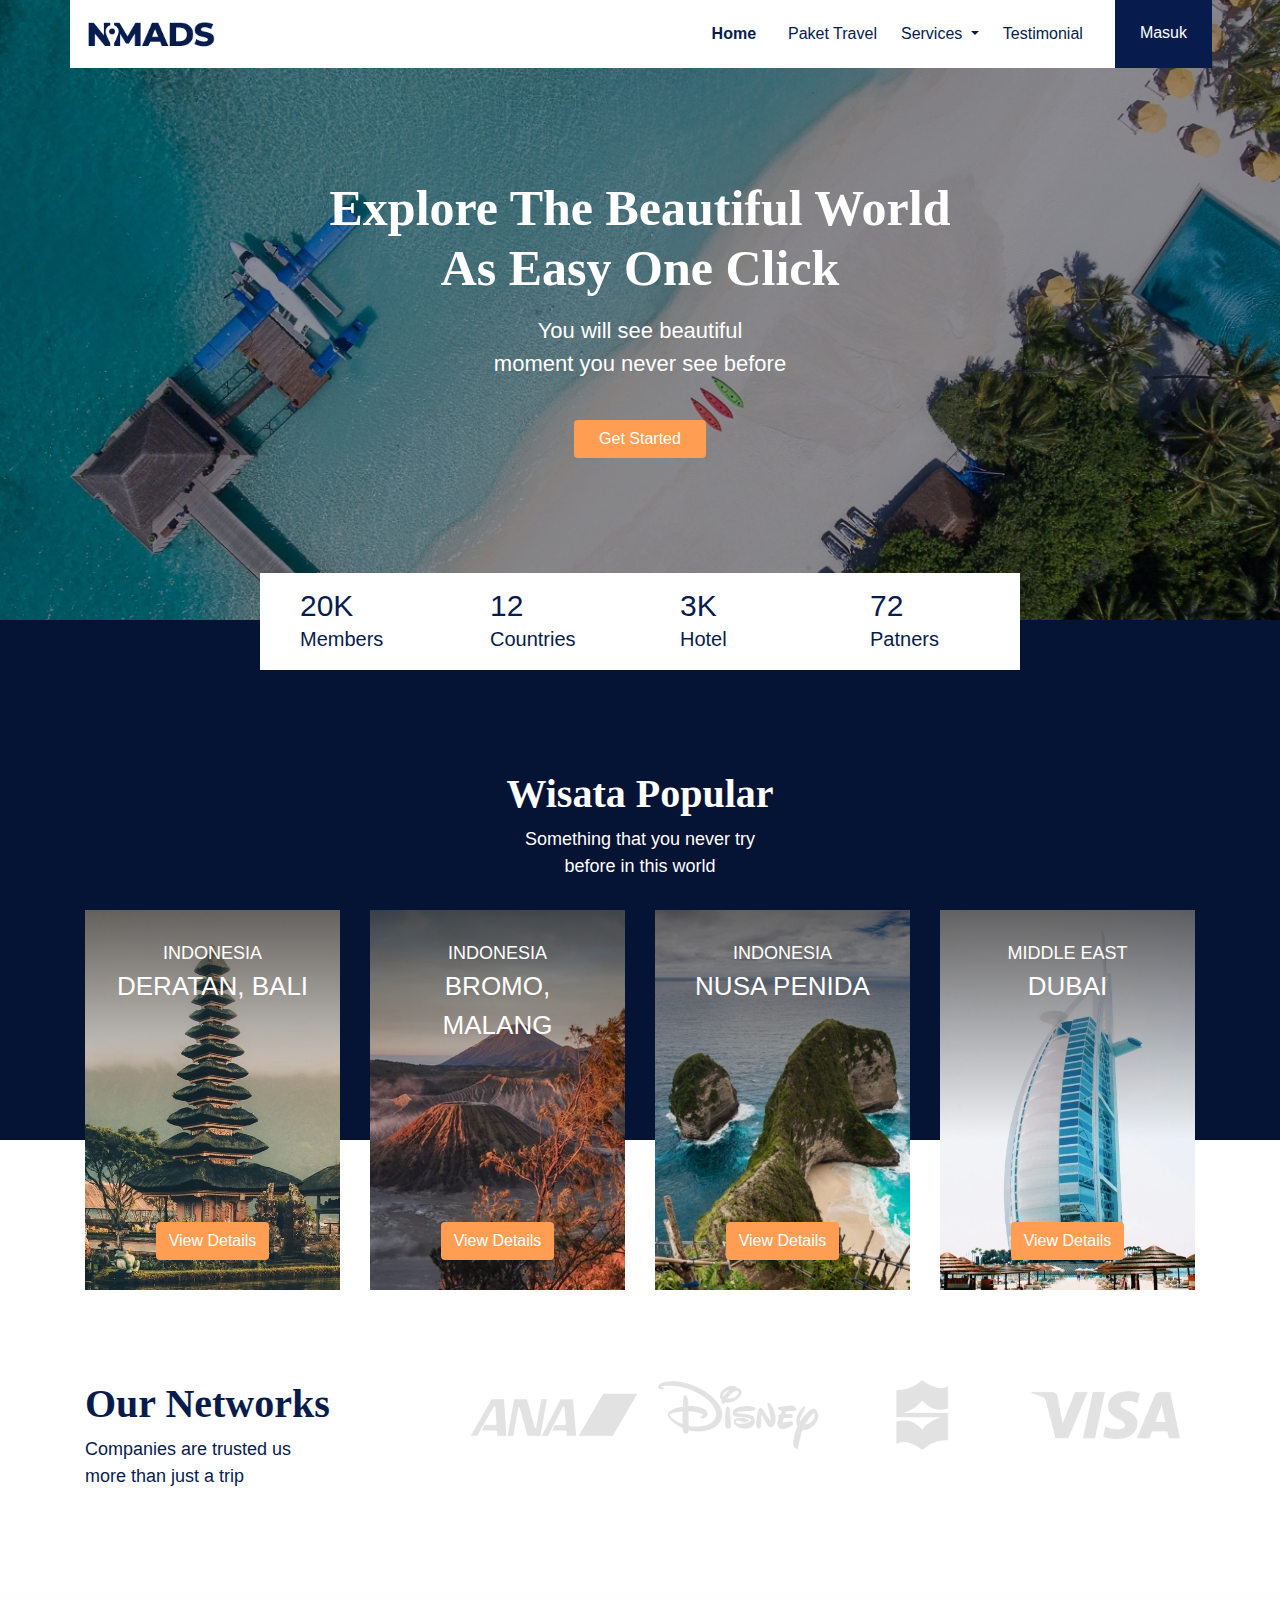
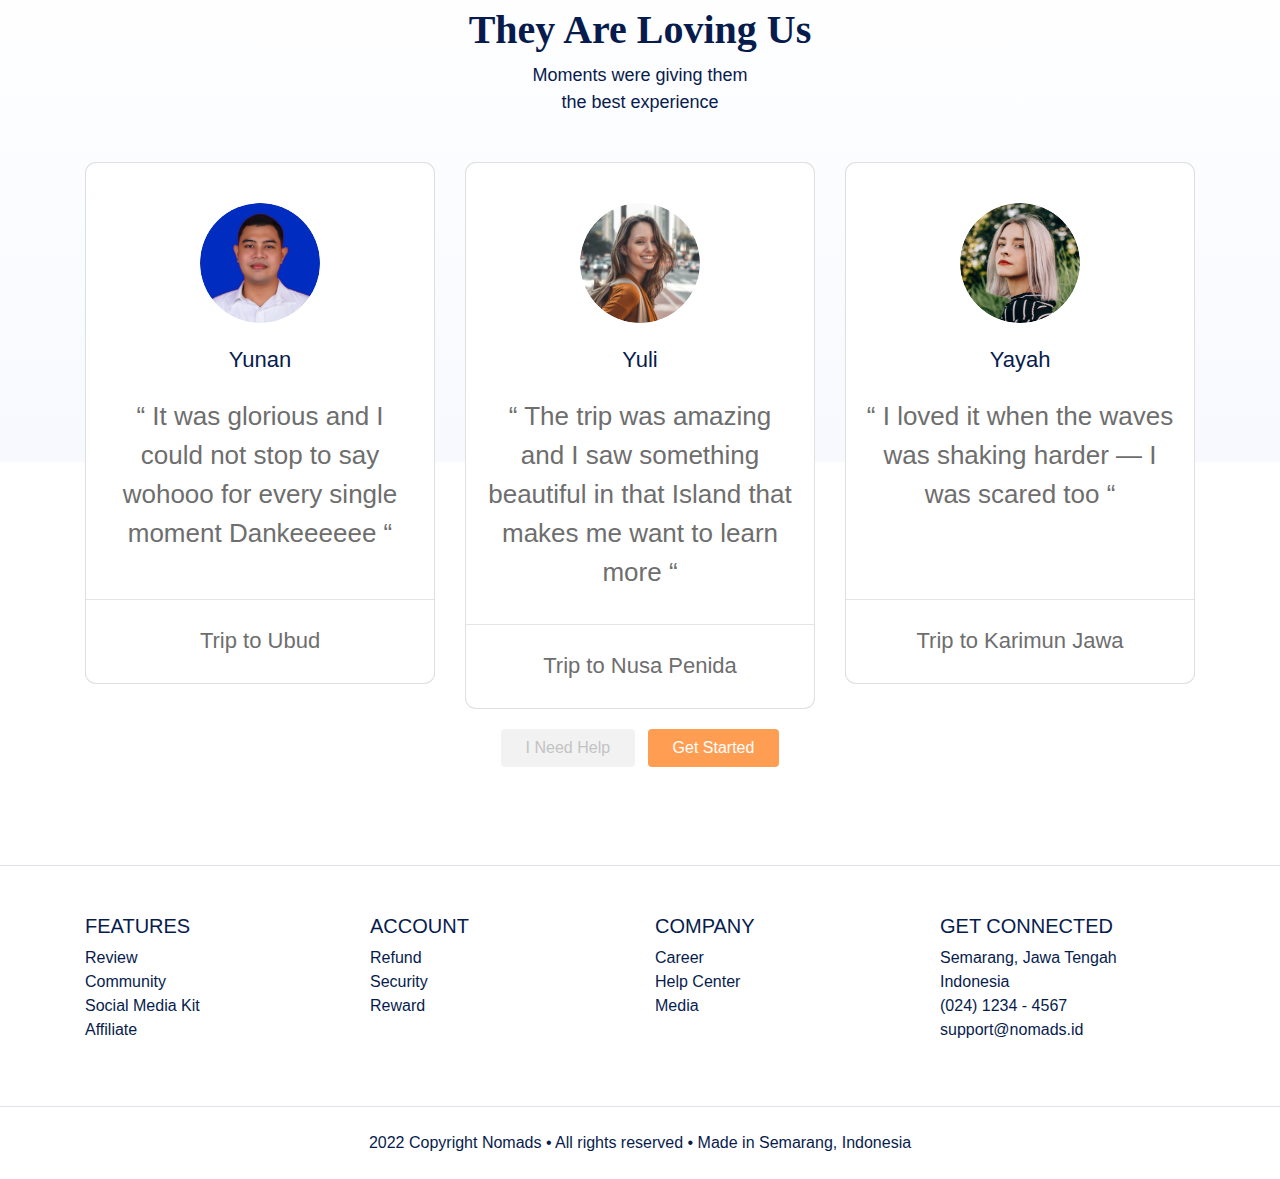
<file: index.html>
<!DOCTYPE html>
<html lang="en">
<head>
    <meta charset="UTF-8">
    <meta http-equiv="X-UA-Compatible" content="IE=edge">
    <meta name="viewport" content="width=device-width, initial-scale=1.0">
    <title>Nomads</title>
    <link rel="stylesheet" href="frontend/libraries/bootstrap/css/bootstrap.css">
    <link rel="stylesheet" href="https://fonts.google.com/css?family=Assistant:200,300,400,600,700,800|Playfair+Display:400,400i,700,700i,900,900idisplay=swap">
    <link rel="stylesheet" href="frontend/styles/main.css">
</head>
<body>
    <!-- Navbar -->
    <div class="container">
        <nav class="row navbar navbar-expand-lg navbar-light bg-white">
            <a href="#" class="navbar-brand">
                <img src="frontend/images/logo.png" alt="Logo Nomads">
            </a>
            <button class="navbar-toggler navbar-toggler-right"
            type="button"
            data-toggle="collapse"
            data-target="#navb">
            <span class="navbar-toggler-icon">

            </span>
            </button>
            <div class="collapse navbar-collapse" id="navb">
                <ul class="navbar-nav ml-auto mr-3">
                    <li class="nav-item mx-md-2"><a href="#" class="nav-link active">Home</a></li>
                    <li class="nav-item mx-md-2"><a href="#" class="nav-link">Paket Travel</a></li>
                    <li class="nav-item dropdown">
                        <a href="#" class="nav-link dropdown-toggle" id="navbardrop"
                        data-toggle="dropdown">
                        Services
                    </a>
                    <div class="dropdown-menu">
                        <a href="#" class="dropdown-item">Link</a>
                        <a href="#" class="dropdown-item">Link</a>
                        <a href="#" class="dropdown-item">Link</a>
                    </div>
                    </li>
                    <li class="nav-item mx-md-2"><a href="#" class="nav-link">Testimonial</a></li>
                                    
                </ul>
                <!-- mobile button -->
                <form action="" class="form-inline d-sm-block d-md-none">
                    <button class="btn btn-login my-2 my-sm-0">
                        Masuk
                    </button>
                </form>
                <!-- desktop button -->
                <form action="" class="form-inline my-2 my-lg-0 d-none d-md-block">
                    <button class="btn btn-login btn-navbar-right my-2 my-sm-0 px-4">
                        Masuk
                    </button>
                </form>
            </div>
        </nav>
    </div>

    <!-- Header -->
    <header class="text-center">
        <h1>
            Explore The Beautiful World <br/>
            As Easy One Click
        </h1>
        <p class="mt-3">
            You will see beautiful <br />
            moment you never see before
        </p>
        <a href="#" class="btn btn-get-started px-4 mt-4">
            Get Started
        </a>
    </header>

    <!-- Statistik -->
    <main>
        <div class="container">
            <section class="section-stats row justify-content-center" id="stats">
                <div class="col-3 col-md-2 stats-detail">
                    <h2>
                        20K
                    </h2>
                    <p>
                        Members
                    </p>
                </div>
                <div class="col-3 col-md-2 stats-detail">
                    <h2>
                        12
                    </h2>
                    <p>
                        Countries
                    </p>
                </div>
                <div class="col-3 col-md-2 stats-detail">
                    <h2>
                        3K
                    </h2>
                    <p>
                        Hotel
                    </p>
                </div>
                <div class="col-3 col-md-2 stats-detail">
                    <h2>
                        72
                    </h2>
                    <p>
                        Patners
                    </p>
                </div>
            </section>
        </div>

         <!-- Wisata Popular -->
        <section class="section-popular">
        <div class="container">
            <div class="row">
                <div class="col text-center section-popular-heading">
                    <h2>Wisata Popular</h2>
                    <p>
                        Something that you never try <br />
                        before in this world
                    </p>
                </div>
            </div>
        </div>
        </section>

        <!-- Ppopular Content -->
        <section class="section-popular-content" id="popularContent">
            <div class="container">
                <div class="section-popular-travel row justify-context-center">
                    <!-- Popular 1 -->
                    <div class="col-sm-6 col-md-4 col-lg-3">
                        <div class="card-travel text-center d-flex flex-column"
                        style="background-image: url('frontend/images/popular-1.jpg') ;">
                            <div class="travel-country">
                                INDONESIA
                            </div>
                            <div class="travel-location">
                                DERATAN, BALI
                            </div>
                            <div class="travel-button mt-auto">
                                <a href="#" class="btn btn-travel-details">
                                    View Details
                                </a>
                            </div>
                        </div>
                    </div>

                    <!-- Popular 2 -->
                    <div class="col-sm-6 col-md-4 col-lg-3">
                        <div class="card-travel text-center d-flex flex-column"
                        style="background-image: url('frontend/images/popular-2.jpg') ;">
                            <div class="travel-country">
                                INDONESIA
                            </div>
                            <div class="travel-location">
                                BROMO, MALANG
                            </div>
                            <div class="travel-button mt-auto">
                                <a href="#" class="btn btn-travel-details">
                                    View Details
                                </a>
                            </div>
                        </div>
                    </div>
                    <!-- Popular 3 -->
                    <div class="col-sm-6 col-md-4 col-lg-3">
                        <div class="card-travel text-center d-flex flex-column"
                        style="background-image: url('frontend/images/popular-3.jpg') ;">
                            <div class="travel-country">
                                INDONESIA
                            </div>
                            <div class="travel-location">
                                NUSA PENIDA
                            </div>
                            <div class="travel-button mt-auto">
                                <a href="details.html" class="btn btn-travel-details">
                                    View Details
                                </a>
                            </div>
                        </div>
                    </div>
                    <!-- Popular 4 -->
                    <div class="col-sm-6 col-md-4 col-lg-3">
                        <div class="card-travel text-center d-flex flex-column"
                        style="background-image: url('frontend/images/popular-4.jpg') ;">
                            <div class="travel-country">
                                MIDDLE EAST
                            </div>
                            <div class="travel-location">
                                DUBAI
                            </div>
                            <div class="travel-button mt-auto">
                                <a href="#" class="btn btn-travel-details">
                                    View Details
                                </a>
                            </div>
                        </div>
                    </div>
                </div>
            </div>
        </section>

        <!-- Networks -->
        <section class="section-networks" id="networks">
            <div class="container">
                <div class="row">
                    <div class="col-md-4">
                        <h2>Our Networks</h2>
                        <p>
                            Companies are trusted us <br />
                            more than just a trip 
                        </p>
                    </div>
                    <div class="col-md-8 text-center">
                        <img src="frontend/images/partner.png" alt="Logo Partner" class="img-partner" />
                    </div>
                </div>
            </div>
        </section>

        <!-- Testimonial Heading-->
        <section class="section-testimonial-heading" id="testimonialHeading">
            <div class="container">
                <div class="row">
                    <div class="col text-center">
                        <h2>They Are Loving Us</h2>
                        <p>
                            Moments were giving them <br />
                            the best experience
                        </p>
                    </div>
                </div>
            </div>
        </section>

        <!-- Testimonial Content -->
        <section class="section-testimonial-content" id="testimonialContent">
            <div class="container">
                <!-- Popular Travel -->
                <div class="section-popular-travel row justify-content-center">
                    <!-- Testimonial Content 1 -->
                    <div class="col-sm-6 col-md-6 col-lg-4">
                        <div class="card card-testimonial text-center">
                            <div class="testimonial-content">
                                <img src="frontend/images/testimonial-1.png" alt="User"
                                class="mb-4 rounded-circle">
                                <h3 class="mb-4">Yunan </h3>
                                <p class="testimonial">
                                    “ It was glorious and I could 
                                    not stop to say wohooo for 
                                    every single moment
                                    Dankeeeeee “
                                </p>
                            </div>
                            <hr>
                            <p class="trip-to mt-2">
                                Trip to Ubud
                            </p>
                        </div>
                    </div>
                    <!-- Testimonial Content 2 -->
                    <div class="col-sm-6 col-md-6 col-lg-4">
                        <div class="card card-testimonial text-center">
                            <div class="testimonial-content">
                                <img src="frontend/images/testimonial-2.png" alt="User"
                                class="mb-4 rounded-circle">
                                <h3 class="mb-4">Yuli</h3>
                                <p class="testimonial">
                                    “ The trip was amazing and
                                    I saw something beautiful in
                                    that Island that makes me
                                    want to learn more “
                                </p>
                            </div>
                            <hr>
                            <p class="trip-to mt-2">
                                Trip to Nusa Penida
                            </p>
                        </div>
                    </div>
                    <!-- Testimonial Content 3 -->
                    <div class="col-sm-6 col-md-6 col-lg-4">
                        <div class="card card-testimonial text-center">
                            <div class="testimonial-content">
                                <img src="frontend/images/testimonial-3.png" alt="User"
                                class="mb-4 rounded-circle">
                                <h3 class="mb-4">Yayah</h3>
                                <p class="testimonial">
                                    “ I loved it when the waves
                                    was shaking harder — I was
                                    scared too “
                                </p>
                            </div>
                            <hr>
                            <p class="trip-to mt-2">
                                Trip to Karimun Jawa
                            </p>
                        </div>
                    </div>
                </div>
                <div class="row">
                    <div class="col-12 text-center">
                        <a href="#" class="btn btn-need-help px-4 mt4 mx-1">
                            I Need Help
                        </a>
                        <a href="#" class="btn btn-get-started px-4 mt4 mx-1">
                            Get Started
                        </a>
                    </div>
                </div>
            </div>
        </section>
    </main>

    <!-- Footer -->
    <footer class="section-footer mt-5 mb-4 border-top">
        <div class="container pt-5 pb-5">
            <div class="row justify-content-center">
                <div class="col-12">
                    <div class="row">
                        <div class="col-12 col-lg-3">
                            <h5>FEATURES</h5>
                            <ul class="list-unstyled">
                                <li><a href="#">Review</a>
                                </li>
                                <li><a href="#">Community</a></li>
                                <li><a href="#">Social Media Kit</a>
                                </li>
                                <li><a href="#">Affiliate</a></li>
                            </ul>
                        </div>
                        <div class="col-12 col-lg-3">
                            <h5>ACCOUNT</h5>
                            <ul class="list-unstyled">
                                <li><a href="#">Refund</a>
                                </li>
                                <li><a href="#">Security</a></li>
                                <li><a href="#">Reward</a>
                                </li>
                            </ul>
                        </div>
                        <div class="col-12 col-lg-3">
                            <h5>COMPANY</h5>
                            <ul class="list-unstyled">
                                <li><a href="#">Career</a>
                                </li>
                                <li><a href="#">Help Center</a></li>
                                <li><a href="#">Media</a>
                                </li>
                            </ul>
                        </div>
                        <div class="col-12 col-lg-3">
                            <h5>GET CONNECTED</h5>
                            <ul class="list-unstyled">
                                <li><a href="#">Semarang, Jawa Tengah</a>
                                </li>
                                <li><a href="#">Indonesia</a></li>
                                <li><a href="#">(024) 1234 - 4567</a>
                                </li>
                                <li><a href="#">support@nomads.id</a></li>
                            </ul>
                        </div>
                    </div>
                </div>
            </div>
        </div>
        <div class="container-fluid">
            <div class="row border-top justify-content-center align-items-center pt-4">
                <div class="col-auto text-gray-500 font-weight-light">
                    2022 Copyright Nomads • All rights reserved • Made in Semarang, Indonesia
                </div>
            </div>
        </div>
    </footer>

   


    <script src="frontend/libraries/jquery-3.6.1.min.js"></script>
    <script src="frontend/libraries/bootstrap/js/bootstrap.js"></script>
    <script src="frontend/libraries/retina/retina.min.js"></script>
</body>
</html>
</file>
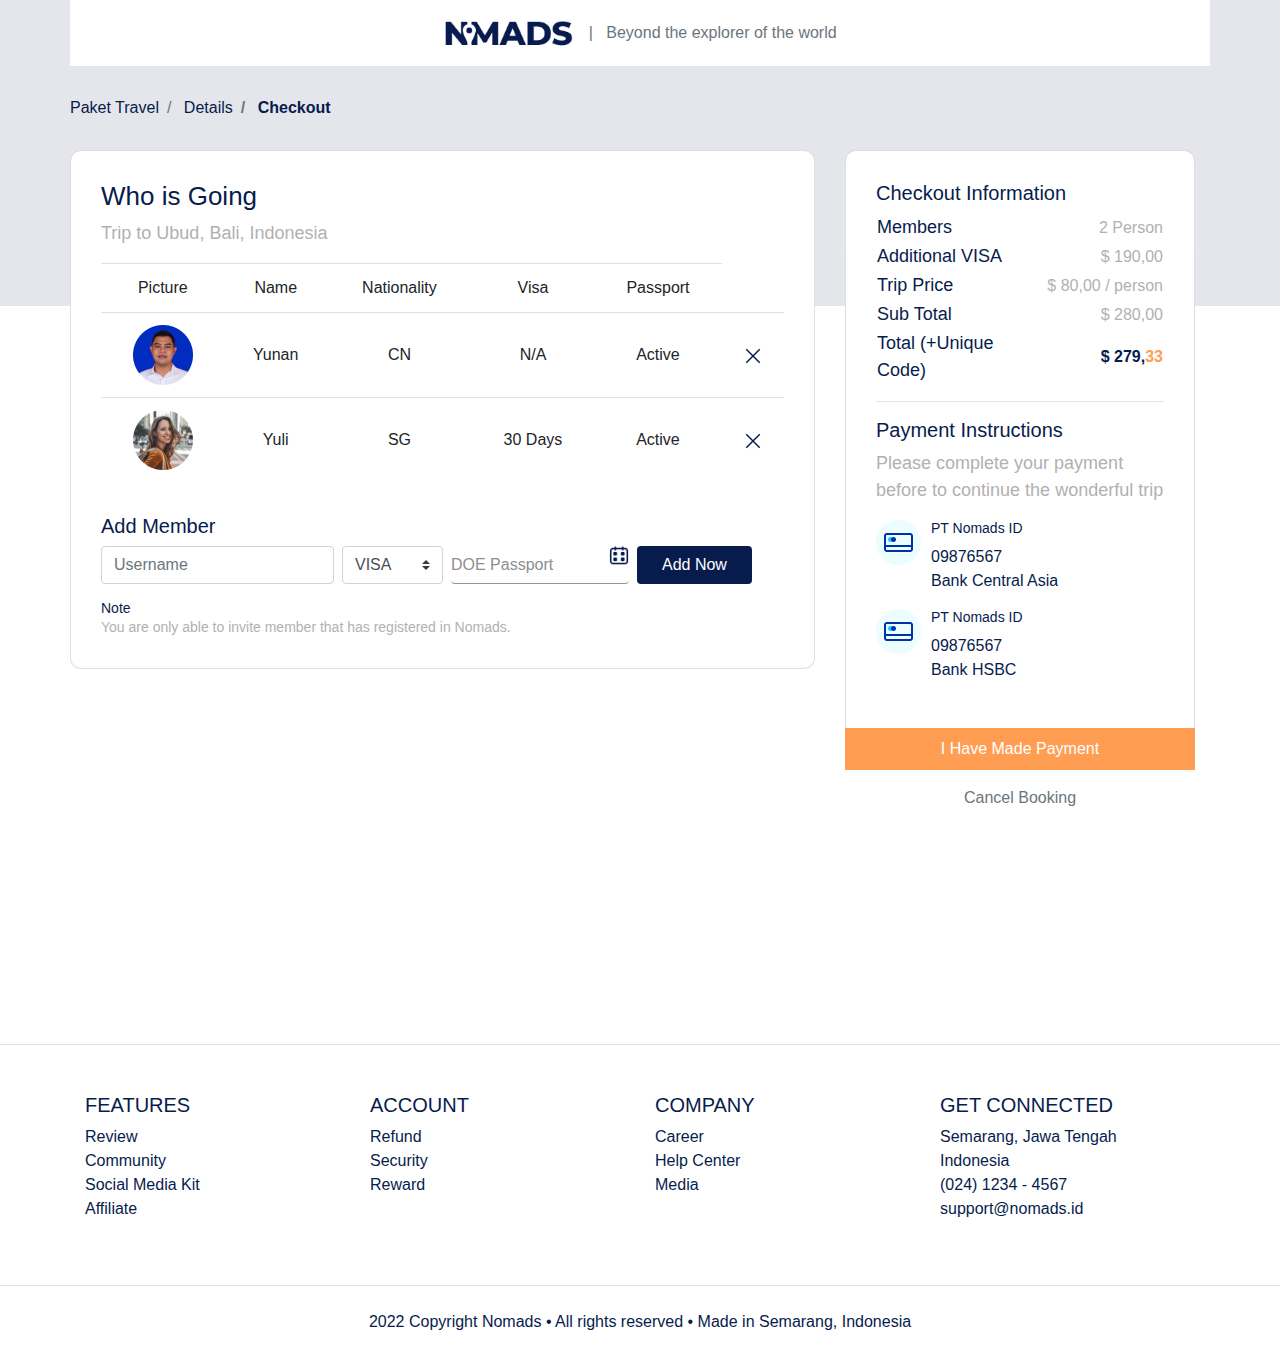
<file: checkout.html>
<!DOCTYPE html>
<html lang="en">
<head>
    <meta charset="UTF-8">
    <meta http-equiv="X-UA-Compatible" content="IE=edge">
    <meta name="viewport" content="width=device-width, initial-scale=1.0">
    <title>Nomads</title>
    <link rel="stylesheet" href="frontend/libraries/bootstrap/css/bootstrap.css">
    <link rel="stylesheet" href="frontend/libraries/xzoom/xzoom.css">
    <link rel="stylesheet" href="frontend/libraries/gijgo/css/gijgo.min.css">
    <link rel="stylesheet" href="https://fonts.google.com/css?family=Assistant:200,300,400,600,700,800|Playfair+Display:400,400i,700,700i,900,900idisplay=swap">
    <link rel="stylesheet" href="frontend/styles/main.css">
    
</head>
<body>
    <!-- Navbar -->
    <div class="container">
        <nav class="row navbar navbar-expand-lg navbar-light bg-white">
            <div class="navbar-nav ml-auto mr-auto mr-sm-auto mr-lg-0 mr-md-auto">
                <a href="index.html" class="navbar-brand">
                    <img src="frontend/images/logo.png" alt="">
                </a>
            </div>
            <ul class="navbar-nav mr-auto d-none d-lg-block">
                <li>
                    <span class="text-muted">
                        | &nbsp; Beyond the explorer of the world
                    </span>
                </li>
            </ul>
        </nav>
    </div>

    
   <main>
    <section class="section-details-header"></section>
        <section class="section-details-content">
            <div class="container">
                <div class="row">
                    <div class="col p-0">
                        <nav>
                            <ol class="breadcrumb">
                                <li class="breadcrumb-item">
                                    Paket Travel
                                </li>
                                <li class="breadcrumb-item">
                                    Details
                                </li>
                                <li class="breadcrumb-item active">
                                    Checkout
                                </li>
                            </ol>
                        </nav>
                    </div>
                </div>
                <!-- Checkout Content -->
                <div class="row">
                    <div class="col-lg-8 pl-lg-0">
                        <div class="card card-details">
                            <h1>Who is Going</h1>
                            <p>
                                Trip to Ubud, Bali, Indonesia
                            </p>
                                                        
                            <div class="anttendee">
                                <table class="table table-responsive-sm text-center">
                                    <thead>
                                        <tr>
                                            <td>Picture</td>
                                            <td>Name</td>
                                            <td>Nationality</td>
                                            <td>Visa</td>
                                            <td>Passport</td>
                                        </tr>
                                    </thead>
                                    <tbody>
                                        <!-- Item Checkout -->
                                        <tr>
                                            <td>
                                                <img src="frontend/images/testimonial-1.png" height="60">
                                            </td>
                                        
                                            <td class="align-middle">
                                                Yunan
                                            </td>
                                            <td class="align-middle">
                                                CN
                                            </td>
                                            <td class="align-middle">
                                                N/A
                                            </td>
                                            <td class="align-middle">
                                                Active
                                            </td>
                                            <td class="align-middle">
                                                <a href="#">
                                                    <img src="frontend/images/ic_remove.png" alt="">
                                                </a>
                                            </td>
                                        </tr>
                                        <!-- Item Checkout -->
                                        <tr>
                                            <td>
                                                <img src="frontend/images/testimonial-2.png" height="60">
                                            </td>
                                        
                                            <td class="align-middle">
                                                Yuli 
                                            </td>
                                            <td class="align-middle">
                                                SG
                                            </td>
                                            <td class="align-middle">
                                                30 Days
                                            </td>
                                            <td class="align-middle">
                                                Active
                                            </td>
                                            <td class="align-middle">
                                                <a href="#">
                                                    <img src="frontend/images/ic_remove.png" alt="">
                                                </a>
                                            </td>
                                        </tr>
                                    </tbody>
                                </table>    
                            </div>
                            <!-- Add Member -->
                            <div class="member mt-3">
                                <h2>Add Member</h2>
                                <form action="" class="form-inline">
                                    <label for="inputUsername" class="sr-only">Name</label>
                                    <input type="text"
                                    name="inputUsername" class="form-control mb-2 mr-sm-2" id="inputUsername" placeholder="Username">
                                    <label for="inputVisa" class="sr-only">Visa</label>
                                    <select name="inputVisa" id="inputVisa" class="custom-select mb-2 mr-sm-2">
                                        <option value="VISA">VISA</option>
                                        <option value="30 Days">30 Days</option>
                                        <option value="N/A">N/A</option>
                                    </select>
                                    
                                    <label for="doePassport" class="sr-only">DOE Passport</label>
                                    <div class="input-group mb-2 mr-sm-2">
                                        <input type="text" class="form-control datepicker" id="doePassport" placeholder="DOE Passport">
                                    </div>
                                    <button type="submit" class="btn btn-add-now mb-2 px-4">
                                        Add Now
                                    </button>
                                </form>

                                <h3 class="mt-2 mb-0">Note</h3>
                                <p class="disclaimer mb-0">
                                    You are only able to invite member that has registered in Nomads.
                                </p>
                            </div>
                        </div>
                    </div>
                    <div class="col-lg-4">
                        <div class="card card-details card-right">
                            <h2>Checkout Information</h2>
                            <table class="trip-informations">
                                <tr>
                                    <th width="50%">Members</th>
                                    <td width="50%" class="text-right">
                                        2 Person
                                    </td>
                                </tr>
                                <tr>
                                    <th width="50%">Additional VISA</th>
                                    <td width="50%" class="text-right">
                                        $ 190,00
                                    </td>
                                </tr>
                                <tr>
                                    <th width="50%">Trip Price</th>
                                    <td width="50%" class="text-right">
                                        $ 80,00 / person
                                    </td>
                                </tr>
                                <tr>
                                    <th width="50%">Sub Total</th>
                                    <td width="50%" class="text-right">
                                        $ 280,00
                                    </td>
                                </tr>
                                <tr>
                                    <th width="50%">Total (+Unique Code)</th>
                                    <td width="50%" class="text-right">
                                        <span class="text-blue">$ 279,</span><span class="text-orange">33</span>
                                    </td>
                                </tr>
                            </table>
                            <hr />
                            <h2>Payment Instructions</h2>
                            <p class="payment-instuctions">
                                Please complete your payment before to continue the wonderful trip
                            </p>
                            <div class="bank">
                                <div class="bank-item pb-3">
                                    <img src="frontend/images/ic_bank.png" alt="" class="bank-image">
                                    <div class="description">
                                        <h3>PT Nomads ID</h3>
                                        <p>
                                            09876567
                                            <br>
                                            Bank Central Asia
                                        </p>
                                    </div>
                                    <div class="clearfix"></div>
                                </div>
                                <div class="bank-item pb-3">
                                    <img src="frontend/images/ic_bank.png" alt="" class="bank-image">
                                    <div class="description">
                                        <h3>PT Nomads ID</h3>
                                        <p>
                                            09876567
                                            <br>
                                            Bank HSBC
                                        </p>
                                    </div>
                                    <div class="clearfix"></div>
                                </div>
                            </div>
                        </div>
                        <!-- Button -->
                        <div class="join-container">
                            <a href="success.html" class="btn btn-block btn-join-now mt-3 py-2">
                                I Have Made Payment
                            </a>
                        </div>
                        <div class="text-center mt-3">
                            <a href="details.html" class="text-muted">
                                Cancel Booking
                            </a>
                        </div>
                    </div>
                </div>
            </div>
        </section>  
   </main>

    <!-- Footer -->
    <footer class="section-footer mt-5 mb-4 border-top">
        <div class="container pt-5 pb-5">
            <div class="row justify-content-center">
                <div class="col-12">
                    <div class="row">
                        <div class="col-12 col-lg-3">
                            <h5>FEATURES</h5>
                            <ul class="list-unstyled">
                                <li><a href="#">Review</a>
                                </li>
                                <li><a href="#">Community</a></li>
                                <li><a href="#">Social Media Kit</a>
                                </li>
                                <li><a href="#">Affiliate</a></li>
                            </ul>
                        </div>
                        <div class="col-12 col-lg-3">
                            <h5>ACCOUNT</h5>
                            <ul class="list-unstyled">
                                <li><a href="#">Refund</a>
                                </li>
                                <li><a href="#">Security</a></li>
                                <li><a href="#">Reward</a>
                                </li>
                            </ul>
                        </div>
                        <div class="col-12 col-lg-3">
                            <h5>COMPANY</h5>
                            <ul class="list-unstyled">
                                <li><a href="#">Career</a>
                                </li>
                                <li><a href="#">Help Center</a></li>
                                <li><a href="#">Media</a>
                                </li>
                            </ul>
                        </div>
                        <div class="col-12 col-lg-3">
                            <h5>GET CONNECTED</h5>
                            <ul class="list-unstyled">
                                <li><a href="#">Semarang, Jawa Tengah</a>
                                </li>
                                <li><a href="#">Indonesia</a></li>
                                <li><a href="#">(024) 1234 - 4567</a>
                                </li>
                                <li><a href="#">support@nomads.id</a></li>
                            </ul>
                        </div>
                    </div>
                </div>
            </div>
        </div>
        <div class="container-fluid">
            <div class="row border-top justify-content-center align-items-center pt-4">
                <div class="col-auto text-gray-500 font-weight-light">
                    2022 Copyright Nomads • All rights reserved • Made in Semarang, Indonesia
                </div>
            </div>
        </div>
    </footer>

   


    <script src="frontend/libraries/jquery-3.6.1.min.js"></script>
    <script src="frontend/libraries/bootstrap/js/bootstrap.js"></script>
    <script src="frontend/libraries/retina/retina.min.js"></script>
    <script src="frontend/libraries/xzoom/xzoom.min.js"></script>
    <script src="frontend/libraries/gijgo/js/gijgo.min.js"></script>
    <script>
        $(document).ready(function(){
            $('.xzoom, .xzoom-gallery').xzoom({
                zoomWidth: 500,
                title: false,
                tint: '#333',
                Xoffset: 15,
            });

        $('.datepicker').datepicker({
            uilibrary: 'bootstrap4',
            icons: {
                rightIcon: '<img src="frontend/images/ic_doe.png">'
            }
        });
        });
    </script>
</body>
</html>
</file>
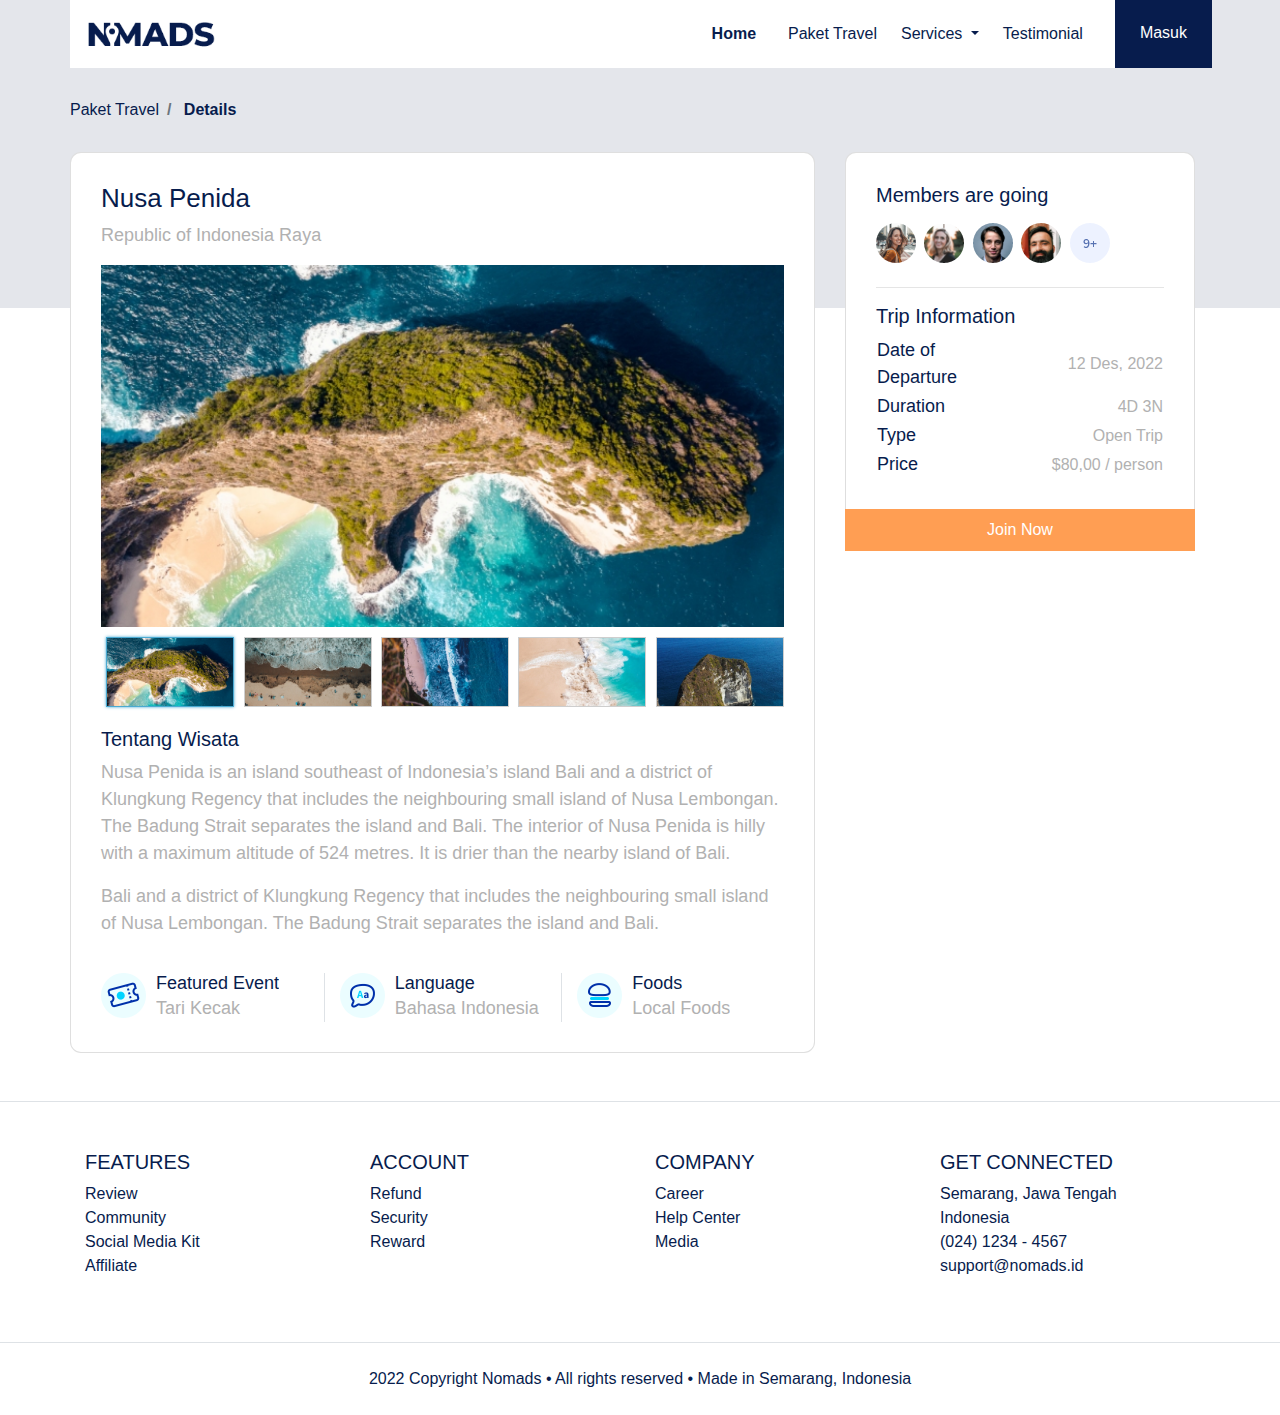
<file: details.html>
<!DOCTYPE html>
<html lang="en">
<head>
    <meta charset="UTF-8">
    <meta http-equiv="X-UA-Compatible" content="IE=edge">
    <meta name="viewport" content="width=device-width, initial-scale=1.0">
    <title>Nomads</title>
    <link rel="stylesheet" href="frontend/libraries/bootstrap/css/bootstrap.css">
    <link rel="stylesheet" href="frontend/libraries/xzoom/xzoom.css">
    <link rel="stylesheet" href="https://fonts.google.com/css?family=Assistant:200,300,400,600,700,800|Playfair+Display:400,400i,700,700i,900,900idisplay=swap">
    <link rel="stylesheet" href="frontend/styles/main.css">
    
</head>
<body>
    <!-- Navbar -->
    <div class="container">
        <nav class="row navbar navbar-expand-lg navbar-light bg-white">
            <a href="#" class="navbar-brand">
                <img src="frontend/images/logo.png" alt="Logo Nomads">
            </a>
            <button class="navbar-toggler navbar-toggler-right"
            type="button"
            data-toggle="collapse"
            data-target="#navb">
            <span class="navbar-toggler-icon">

            </span>
            </button>
            <div class="collapse navbar-collapse" id="navb">
                <ul class="navbar-nav ml-auto mr-3">
                    <li class="nav-item mx-md-2"><a href="#" class="nav-link active">Home</a></li>
                    <li class="nav-item mx-md-2"><a href="#" class="nav-link">Paket Travel</a></li>
                    <li class="nav-item dropdown">
                        <a href="#" class="nav-link dropdown-toggle" id="navbardrop"
                        data-toggle="dropdown">
                        Services
                    </a>
                    <div class="dropdown-menu">
                        <a href="#" class="dropdown-item">Link</a>
                        <a href="#" class="dropdown-item">Link</a>
                        <a href="#" class="dropdown-item">Link</a>
                    </div>
                    </li>
                    <li class="nav-item mx-md-2"><a href="#" class="nav-link">Testimonial</a></li>
                                    
                </ul>
                <!-- mobile button -->
                <form action="" class="form-inline d-sm-block d-md-none">
                    <button class="btn btn-login my-2 my-sm-0">
                        Masuk
                    </button>
                </form>
                <!-- desktop button -->
                <form action="" class="form-inline my-2 my-lg-0 d-none d-md-block">
                    <button class="btn btn-login btn-navbar-right my-2 my-sm-0 px-4">
                        Masuk
                    </button>
                </form>
            </div>
        </nav>
    </div>

    <!-- Detail Header -->
   <main>
    <section class="section-details-header"></section>
        <section class="section-details-content">
            <div class="container">
                <div class="row">
                    <div class="col p-0">
                        <nav>
                            <ol class="breadcrumb">
                                <li class="breadcrumb-item">
                                    Paket Travel
                                </li>
                                <li class="breadcrumb-item active">
                                    Details
                                </li>
                            </ol>
                        </nav>
                    </div>
                </div>
                <!-- Detail Content -->
                <div class="row">
                    <div class="col-lg-8 pl-lg-0">
                        <div class="card card-details">
                            <h1>Nusa Penida</h1>
                            <p>
                                Republic of Indonesia Raya
                            </p>
                            <div class="gallery">
                                <div class="xzoom-container">
                                    <img src="frontend/images/details.jpg" alt="Detail Photo"
                                    class="xzoom"
                                    id="xzoom-default"
                                    xoriginal="frontend/images/details.jpg">
                                </div>
                                <div class="xzoom-thumbs">
                                    <a href="frontend/images/details.jpg">
                                        <img src="frontend/images/details.jpg" alt=""
                                        class="xzoom-gallery"
                                        width="128"
                                        height="70"
                                        xpreviews="frontend/images/details.jpg">
                                    </a>
                                    <a href="frontend/images/details-2.jpg">
                                        <img src="frontend/images/details-2.jpg" alt=""
                                        class="xzoom-gallery"
                                        width="128"
                                        height="70"
                                        xpreviews="frontend/images/details-2.jpg">
                                    </a>
                                    <a href="frontend/images/details-3.jpg">
                                        <img src="frontend/images/details-3.jpg" alt=""
                                        class="xzoom-gallery"
                                        width="128"
                                        height="70"
                                        xpreviews="frontend/images/details-3.jpg">
                                    </a>
                                    <a href="frontend/images/details-4.jpg">
                                        <img src="frontend/images/details-4.jpg" alt=""
                                        class="xzoom-gallery"
                                        width="128"
                                        height="70"
                                        xpreviews="frontend/images/details-4.jpg">
                                    </a>
                                    <a href="frontend/images/details-5.jpg">
                                        <img src="frontend/images/details-5.jpg" alt=""
                                        class="xzoom-gallery"
                                        width="128"
                                        height="70"
                                        xpreviews="frontend/images/details-5.jpg">
                                    </a>
                                </div>
                            </div>
                            <h2>Tentang Wisata</h2>
                            <p>
                                Nusa Penida is an island southeast of Indonesia’s island Bali and a district of Klungkung 
                                Regency that includes the neighbouring small island of Nusa Lembongan. The Badung 
                                Strait separates the island and Bali. The interior of Nusa Penida is hilly with a maximum 
                                altitude of 524 metres. It is drier than the nearby island of Bali. 
                            </p>
                            <p>
                                Bali and a district of Klungkung Regency that includes the neighbouring small island of 
                                Nusa Lembongan. The Badung Strait separates the island and Bali.
                            </p>
                            <div class="features row">
                                <div class="col-md-4">
                                    <img src="frontend/images/ic_event.png" alt="" class="features-image">
                                    <div class="description">
                                        <h3>Featured Event</h3>
                                        <p>Tari Kecak</p>
                                    </div>
                                </div>
                                <div class="col-md-4 border-left">
                                    <img src="frontend/images/ic_language.png" alt="" class="features-image">
                                    <div class="description">
                                        <h3>Language</h3>
                                        <p>Bahasa Indonesia</p>
                                    </div>
                                </div>
                                <div class="col-md-4 border-left">
                                    <img src="frontend/images/ic_foods.png" alt="" class="features-image">
                                    <div class="description">
                                        <h3>Foods</h3>
                                        <p>Local Foods</p>
                                    </div>
                                </div>
                            </div>
                        </div>
                    </div>
                    <div class="col-lg-4">
                        <div class="card card-details card-right">
                            <h2>Members are going</h2>
                            <div class="members my-2">
                                <img src="frontend/images/member-1.png" alt="" class="member-image mr-1">
                                <img src="frontend/images/member-2.png" alt="" class="member-image mr-1">
                                <img src="frontend/images/member-3.png" alt="" class="member-image mr-1">
                                <img src="frontend/images/member-4.png" alt="" class="member-image mr-1">
                                <img src="frontend/images/member-5.png" alt="" class="member-image mr-1">
                            </div>
                            <hr>
                            <h2>Trip Information</h2>
                            <table class="trip-informations">
                                <tr>
                                    <th width="50%">Date of Departure</th>
                                    <td width="50%" class="text-right">
                                        12 Des, 2022
                                    </td>
                                </tr>
                                <tr>
                                    <th width="50%">Duration</th>
                                    <td width="50%" class="text-right">
                                        4D 3N
                                    </td>
                                </tr>
                                <tr>
                                    <th width="50%">Type</th>
                                    <td width="50%" class="text-right">
                                        Open Trip
                                    </td>
                                </tr>
                                <tr>
                                    <th width="50%">Price</th>
                                    <td width="50%" class="text-right">
                                        $80,00 / person
                                    </td>
                                </tr>
                            </table>
                        </div>
                        <!-- Button -->
                        <div class="join-container">
                            <a href="checkout.html" class="btn btn-block btn-join-now mt-3 py-2">
                                Join Now
                            </a>
                        </div>
                    </div>
                </div>
            </div>
        </section>  
   </main>

    <!-- Footer -->
    <footer class="section-footer mt-5 mb-4 border-top">
        <div class="container pt-5 pb-5">
            <div class="row justify-content-center">
                <div class="col-12">
                    <div class="row">
                        <div class="col-12 col-lg-3">
                            <h5>FEATURES</h5>
                            <ul class="list-unstyled">
                                <li><a href="#">Review</a>
                                </li>
                                <li><a href="#">Community</a></li>
                                <li><a href="#">Social Media Kit</a>
                                </li>
                                <li><a href="#">Affiliate</a></li>
                            </ul>
                        </div>
                        <div class="col-12 col-lg-3">
                            <h5>ACCOUNT</h5>
                            <ul class="list-unstyled">
                                <li><a href="#">Refund</a>
                                </li>
                                <li><a href="#">Security</a></li>
                                <li><a href="#">Reward</a>
                                </li>
                            </ul>
                        </div>
                        <div class="col-12 col-lg-3">
                            <h5>COMPANY</h5>
                            <ul class="list-unstyled">
                                <li><a href="#">Career</a>
                                </li>
                                <li><a href="#">Help Center</a></li>
                                <li><a href="#">Media</a>
                                </li>
                            </ul>
                        </div>
                        <div class="col-12 col-lg-3">
                            <h5>GET CONNECTED</h5>
                            <ul class="list-unstyled">
                                <li><a href="#">Semarang, Jawa Tengah</a>
                                </li>
                                <li><a href="#">Indonesia</a></li>
                                <li><a href="#">(024) 1234 - 4567</a>
                                </li>
                                <li><a href="#">support@nomads.id</a></li>
                            </ul>
                        </div>
                    </div>
                </div>
            </div>
        </div>
        <div class="container-fluid">
            <div class="row border-top justify-content-center align-items-center pt-4">
                <div class="col-auto text-gray-500 font-weight-light">
                    2022 Copyright Nomads • All rights reserved • Made in Semarang, Indonesia
                </div>
            </div>
        </div>
    </footer>

   


    <script src="frontend/libraries/jquery-3.6.1.min.js"></script>
    <script src="frontend/libraries/bootstrap/js/bootstrap.js"></script>
    <script src="frontend/libraries/retina/retina.min.js"></script>
    <script src="frontend/libraries/xzoom/xzoom.min.js"></script>
    <script>
        $(document).ready(function(){
            $('.xzoom, .xzoom-gallery').xzoom({
                zoomWidth: 500,
                title: false,
                tint: '#333',
                Xoffset: 15,
            });
        });
    </script>
</body>
</html>
</file>
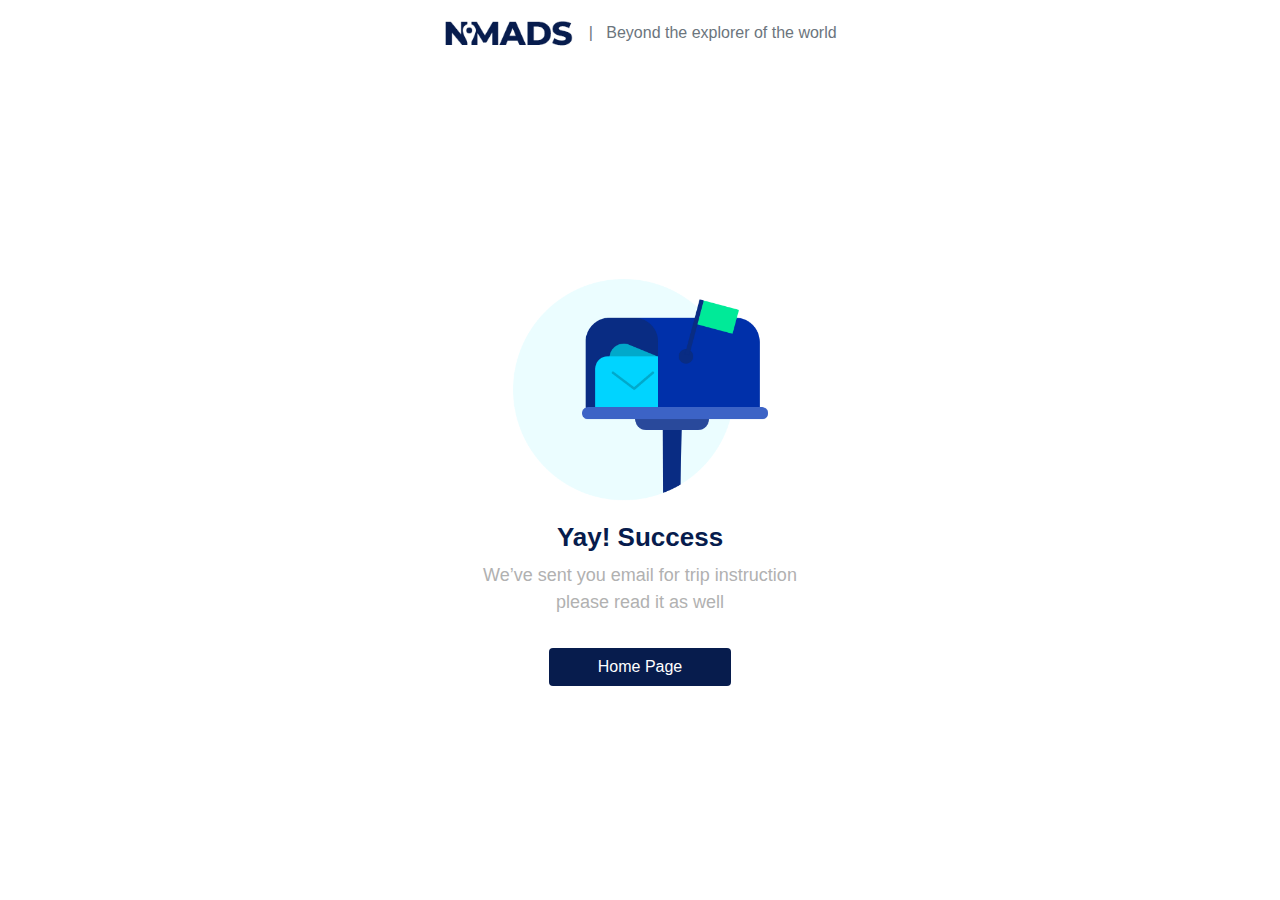
<file: success.html>
<!DOCTYPE html>
<html lang="en">
<head>
    <meta charset="UTF-8">
    <meta http-equiv="X-UA-Compatible" content="IE=edge">
    <meta name="viewport" content="width=device-width, initial-scale=1.0">
    <title>Nomads</title>
    <link rel="stylesheet" href="frontend/libraries/bootstrap/css/bootstrap.css">
    <link rel="stylesheet" href="frontend/libraries/xzoom/xzoom.css">
    <link rel="stylesheet" href="frontend/libraries/gijgo/css/gijgo.min.css">
    <link rel="stylesheet" href="https://fonts.google.com/css?family=Assistant:200,300,400,600,700,800|Playfair+Display:400,400i,700,700i,900,900idisplay=swap">
    <link rel="stylesheet" href="frontend/styles/main.css">
    
</head>
<body>
    <!-- Navbar -->
    <div class="container">
        <nav class="row navbar navbar-expand-lg navbar-light bg-white">
            <div class="navbar-nav ml-auto mr-auto mr-sm-auto mr-lg-0 mr-md-auto">
                <a href="index.html" class="navbar-brand">
                    <img src="frontend/images/logo.png" alt="">
                </a>
            </div>
            <ul class="navbar-nav mr-auto d-none d-lg-block">
                <li>
                    <span class="text-muted">
                        | &nbsp; Beyond the explorer of the world
                    </span>
                </li>
            </ul>
        </nav>
    </div>

    
   <main>
    <div class="section-success d-flex align-items-center">
        
        <div class="col text-center">
            <img src="frontend/images/ic_mail.png" alt="">
            <h1>Yay! Success</h1>
            <p>We’ve sent you email for trip instruction <br> 
            please read it as well</p>
            <a href="index.html" class="btn btn-home-page mt-3 px-5">
                Home Page
            </a>
        </div>
    </div>
   </main>

    

   


    <script src="frontend/libraries/jquery-3.6.1.min.js"></script>
    <script src="frontend/libraries/bootstrap/js/bootstrap.js"></script>
    <script src="frontend/libraries/retina/retina.min.js"></script>
    <script src="frontend/libraries/xzoom/xzoom.min.js"></script>
    <script src="frontend/libraries/gijgo/js/gijgo.min.js"></script>
    <script>
        $(document).ready(function(){
            $('.xzoom, .xzoom-gallery').xzoom({
                zoomWidth: 500,
                title: false,
                tint: '#333',
                Xoffset: 15,
            });

        $('.datepicker').datepicker({
            uilibrary: 'bootstrap4',
            icons: {
                rightIcon: '<img src="frontend/images/ic_doe.png">'
            }
        });
        });
    </script>
</body>
</html>
</file>
<file: frontend/styles/main.css>
body {
  background-color: #fff;
  font-family: "Assistant", sans-serif;
  color: #071C4D;
}

.navbar-brand img {
  max-height: 40px;
}

.navbar-light .navbar-nav .nav-link {
  color: #071C4D;
}
.navbar-light .navbar-nav .nav-link.active {
  font-weight: bold;
  color: #071C4D !important;
}

.btn-navbar-right {
  margin-top: -10px !important;
  margin-bottom: -8px !important;
  margin-right: -18px !important;
  height: 70px;
  border-radius: 0;
}

.btn-login {
  background-color: #071C4D;
  color: #ffffff;
}
.btn-login:hover {
  background-color: #1e3771;
  color: #ffffff;
}

header {
  padding: 180px 0 165px;
  margin-top: -70px;
  background-image: url("../images/header.jpg");
  background-size: cover;
}
header h1, header p {
  color: #ffffff;
}
header h1 {
  font-family: "Playfair Display", serif;
  font-weight: bold;
  font-size: 50px;
}
header p {
  font-size: 22px;
}
header .btn-get-started {
  background-color: #ff9e53;
  color: #ffffff;
}
header .btn-get-started:hover {
  background-color: #ffaa69;
  color: #ffffff;
}

.section-stats {
  margin-top: -50px;
}
.section-stats .stats-detail {
  padding-top: 15px;
  background-color: #ffffff;
  padding-left: 40px;
}
.section-stats h2 {
  font-size: 30px;
  margin-bottom: 0;
}
.section-stats p {
  font-size: 20px;
  font-weight: lighter;
}

.section-popular {
  min-height: 540px;
  background-color: #051334;
  margin-top: -50px;
  margin-bottom: -250px;
}
.section-popular .section-popular-heading {
  margin-top: 150px;
}
.section-popular .section-popular-heading h2, .section-popular .section-popular-heading p {
  color: #ffffff;
}
.section-popular .section-popular-heading h2 {
  font-family: "Playfair Display", serif;
  font-weight: bold;
  font-size: 40px;
}
.section-popular .section-popular-heading p {
  font-size: 18px;
}

.section-popular-content .section-popular-travel .card-travel {
  min-height: 380px;
  background-color: #000;
  color: #ffffff;
  padding: 30px;
  background-size: cover;
  margin-bottom: 20px;
}
.section-popular-content .section-popular-travel .travel-country {
  font-size: 18px;
  color: #ffffff;
}
.section-popular-content .section-popular-travel .travel-location {
  font-size: 26px;
  color: #ffffff;
}
.section-popular-content .section-popular-travel .travel-button .btn-travel-details {
  background-color: #ff9e53;
  color: #ffffff;
}
.section-popular-content .section-popular-travel .travel-button .btn-travel-details:hover {
  background-color: #ffa36f;
  color: #ffffff;
}

.section-networks {
  background-color: #ffffff;
  margin-top: -170px;
  padding-top: 240px;
  padding-bottom: 50px;
}
.section-networks h2 {
  font-family: "Playfair Display", serif;
  font-weight: bold;
  font-size: 40px;
}
.section-networks p {
  font-size: 18px;
}
.section-networks img {
  max-width: 100%;
}

.section-testimonial-heading {
  background: linear-gradient(#fff 0%, #f7f9ff 100%);
  padding-top: 50px;
  min-height: 506px;
}
.section-testimonial-heading h2 {
  font-family: "Playfair Display", serif;
  font-weight: bold;
  font-size: 40px;
}
.section-testimonial-heading p {
  font-size: 18px;
}

.section-testimonial-content {
  margin-top: -300px;
  padding-bottom: 50px;
}
.section-testimonial-content .card-testimonial {
  padding: 40px 20px 10px;
  border-radius: 11px;
  margin-bottom: 20px;
}
.section-testimonial-content .card-testimonial .testimonial-content {
  min-height: 380px;
}
.section-testimonial-content .card-testimonial h3 {
  font-size: 22px;
}
.section-testimonial-content .card-testimonial .testimonial {
  font-weight: 200;
  font-size: 26px;
  color: #6e6e6e;
  min-height: 160px;
}
.section-testimonial-content .card-testimonial .trip-to {
  font-weight: normal;
  font-size: 22px;
  color: #6e6e6e;
}
.section-testimonial-content .card-testimonial hr {
  margin-left: -20px;
  margin-right: -20px;
}

.btn-get-started {
  background-color: #ff9e53;
  color: #ffffff;
}
.btn-get-started:hover {
  background-color: #ffaa69;
  color: #ffffff;
}

.btn-need-help {
  background-color: #f2f2f2;
  color: #c3c3c3;
}
.btn-need-help:hover {
  background-color: #fafafa;
  color: #c3c3c3;
}

.section-footer a {
  color: #071C4D;
}

.section-details-header {
  min-height: 310px;
  background: #e4e6eb;
  margin-top: -70px;
}

.section-details-content {
  margin-top: -210px;
  min-height: 100vh;
}
.section-details-content .breadcrumb {
  background-color: transparent;
  padding: 0;
  margin-bottom: 30px;
}
.section-details-content .breadcrumb-item.active {
  font-weight: bold;
  color: #071c4d;
}
.section-details-content .card-details {
  padding: 30px;
  border-radius: 11px;
}
.section-details-content .card-details h1 {
  font-size: 26px;
}
.section-details-content .card-details h2 {
  font-size: 20px;
}
.section-details-content .card-details p {
  font-size: 18px;
  color: #b1b1b1;
}
.section-details-content .card-details h3 {
  font-weight: 300;
  font-size: 14px;
  color: #071C4D;
}
.section-details-content .card-details .trip-informations th {
  font-weight: 300;
  font-size: 18px;
  color: #071C4D;
}
.section-details-content .card-details .trip-informations td {
  font-weight: 300;
  font-size: 18;
  color: #b1b1b1;
}
.section-details-content .card-details .trip-informations .text-blue {
  color: #071C4D;
  font-weight: bold;
}
.section-details-content .card-details .trip-informations .text-orange {
  color: #ff9e53;
  font-weight: bold;
}
.section-details-content .card-details .payment-instructions {
  font-weight: 300;
  font-size: 14px;
  color: #b1b1b1;
}
.section-details-content .card-details .bank .bank-image {
  width: 45px;
  height: 45px;
  float: left;
}
.section-details-content .card-details .bank .bank-item {
  font-size: 18px;
  color: #071C4D;
  margin-bottom: 0;
}
.section-details-content .card-details .bank .bank-item p {
  margin-bottom: 0;
}
.section-details-content .card-details .bank .bank-item .description {
  margin-left: 10px;
  overflow: hidden;
  float: left;
}
.section-details-content .card-details .bank .bank-item p {
  font-weight: normal;
  font-size: 16px;
  color: #071C4D;
}
.section-details-content .card-details .disclaimer {
  font-weight: 300;
  font-size: 14px;
  color: #b1b1b1;
}
.section-details-content .card-details .gj-datepicker .datepicker {
  border-right: 0;
}
.section-details-content .card-details .gj-datepicker .input-group-append .btn {
  padding-right: 30px;
}
.section-details-content .btn-add-now {
  background-color: #071C4D;
  color: #fff;
}
.section-details-content .btn-add-now:hover {
  background-color: #1b3b86;
  color: #fff;
}
.section-details-content .card-right {
  border-bottom-left-radius: 0;
  border-bottom-right-radius: 0;
  border-bottom: 0;
}
.section-details-content .features {
  margin-top: 20px;
}
.section-details-content .features h3 {
  font-size: 18px;
  color: #071C4D;
  margin-bottom: 0;
}
.section-details-content .features p {
  margin-bottom: 0;
}
.section-details-content .features .description {
  margin-left: 10px;
  overflow: hidden;
  float: left;
}
.section-details-content .features .features-image {
  width: 45px;
  height: 45px;
  float: left;
}
.section-details-content .gallery .xzoom-container {
  display: block;
}
.section-details-content .gallery .xzoom-container .xzoom {
  width: 100%;
  box-shadow: none;
  margin-bottom: 10px;
}
.section-details-content .gallery .xzoom-container .xactive {
  border: 4px solid #1a4c9c;
  box-shadow: none;
  width: 660px;
  height: 350px;
}
.section-details-content .member .member-image {
  width: 40px;
  height: 40px;
}
.section-details-content .join-container {
  margin-top: -16px;
}
.section-details-content .btn-join-now {
  background-color: #ff9e53;
  color: #fff;
  border-radius: 0;
}
.section-details-content .btn-join-now:hover {
  background-color: #ff857c;
  color: #fff;
}

.section-success {
  height: 90vh;
}
.section-success h1 {
  font-weight: 600;
  font-size: 26px;
  color: #071C4D;
}
.section-success p {
  font-weight: 300;
  font-size: 18px;
  color: #b1b1b1;
}
.section-success .btn-home-page {
  border-radius: 4px;
  background-color: #071C4D;
  color: #fff;
}
.section-success .btn-home-page:hover {
  background-color: #2a488e;
  color: #fff;
}/*# sourceMappingURL=main.css.map */
</file>
<file: frontend/libraries/xzoom/xzoom.css>
/* Compatibility styles for frameworks like bootstrap, foundation e.t.c */
.xzoom-source img, .xzoom-preview img, .xzoom-lens img {
  display: block;
  max-width: none;
  max-height: none;
  -webkit-transition: none;
  -moz-transition: none;
  -o-transition: none;
  transition: none;
}
/* --------------- */

/* xZoom Styles below */
.xzoom-container { 
  display: inline-block;
}

.xzoom-thumbs {
  text-align: center;
  margin-bottom: 10px;
}

.xzoom { 
  -webkit-box-shadow: 0px 0px 5px 0px rgba(0,0,0,0.5);
  -moz-box-shadow: 0px 0px 5px 0px rgba(0,0,0,0.5);
  box-shadow: 0px 0px 5px 0px rgba(0,0,0,0.5);  
}
.xzoom2, .xzoom3, .xzoom4, .xzoom5 {
  -webkit-box-shadow: 0px 0px 5px 0px rgba(0,0,0,0.5);
  -moz-box-shadow: 0px 0px 5px 0px rgba(0,0,0,0.5);
  box-shadow: 0px 0px 5px 0px rgba(0,0,0,0.5);
}

/* Thumbs */
.xzoom-gallery, .xzoom-gallery2, .xzoom-gallery3, .xzoom-gallery4, .xzoom-gallery5 {
  border: 1px solid #cecece;
  margin-left: 5px;
  margin-bottom: 10px;
}

.xzoom-source, .xzoom-hidden {
  display: block;
  position: static;
  float: none;
  clear: both;
}

/* Everything out of border is hidden */
.xzoom-hidden {
  overflow: hidden;
}

/* Preview */
.xzoom-preview {
  border: 1px solid #888;
  background: #2f4f4f;
  box-shadow: -0px -0px 10px rgba(0,0,0,0.50);
}

/* Lens */
.xzoom-lens {
  border: 1px solid #555;
  box-shadow: -0px -0px 10px rgba(0,0,0,0.50);
  cursor: crosshair;
}

/* Loading */
.xzoom-loading {
  background-position: center center;
  background-repeat: no-repeat;
  border-radius: 100%;
  opacity: .7;
  background: url(../example/images/xloading.gif);
  width: 48px;
  height: 48px;
}

/* Additional class that applied to thumb when it is active */
.xactive {
  -webkit-box-shadow: 0px 0px 3px 0px rgba(74,169,210,1);
  -moz-box-shadow: 0px 0px 3px 0px rgba(74,169,210,1);
  box-shadow: 0px 0px 3px 0px rgba(74,169,210,1); 
  border: 1px solid #4aaad2;
}

/* Caption */
.xzoom-caption {
  position: absolute;
  bottom: -43px;
  left: 0;
  background: #000;
  width: 100%;
  text-align: left;
}

.xzoom-caption span {
  color: #fff;
  font-family: Arial, sans-serif;
  display: block;
  font-size: 0.75em;
  font-weight: bold;
  padding: 10px;
}
</file>
<file: frontend/libraries/gijgo/css/gijgo.min.css>
.gj-button-md,.gj-button-md-group{position:relative;vertical-align:middle}.gj-button-md,.gj-modal{overflow:hidden;outline:0}.gj-button{background-color:#f5f5f5;border:1px solid #ddd;color:#000;border-radius:3px;padding:6px 10px;cursor:pointer}.gj-unselectable{-webkit-touch-callout:none;-webkit-user-select:none;-khtml-user-select:none;-moz-user-select:none;-ms-user-select:none;user-select:none}.gj-row{display:-webkit-box;display:-ms-flexbox;display:flex;-ms-flex-wrap:wrap;flex-wrap:wrap}.gj-margin-left-5{margin-left:5px}.gj-margin-left-10{margin-left:10px}.gj-width-full{width:100%}.gj-cursor-pointer{cursor:pointer}.gj-text-align-center{text-align:center}.gj-font-size-16{font-size:16px}.gj-hidden{display:none}.gj-button-md{background:0 0;border:none;border-radius:2px;color:rgba(0,0,0,.87);height:36px;margin:0;min-width:64px;padding:0 16px;display:inline-block;font-family:Roboto,Helvetica,Arial,sans-serif;font-size:1rem;font-weight:500;text-transform:uppercase;letter-spacing:0;will-change:box-shadow;transition:box-shadow .2s cubic-bezier(.4,0,1,1),background-color .2s cubic-bezier(.4,0,.2,1),color .2s cubic-bezier(.4,0,.2,1);cursor:pointer;text-decoration:none;text-align:center;line-height:36px;-webkit-user-select:none;-moz-user-select:none;-ms-user-select:none;user-select:none}.gj-button-md:hover{background-color:rgba(158,158,158,.2)}.gj-button-md:disabled{color:rgba(0,0,0,.26);background:0 0}.gj-button-md .gj-icon,.gj-button-md .material-icons{vertical-align:middle}.gj-button-md.gj-button-md-icon{width:24px;height:31px;min-width:24px;padding:0;display:table}.gj-button-md.gj-button-md-icon .gj-icon,.gj-button-md.gj-button-md-icon .material-icons{display:table-cell;margin-right:0;width:24px;height:24px}.gj-button-md.active{background-color:rgba(158,158,158,.4)}.gj-button-md-group{display:inline-block}.gj-textbox-md{border:none;border-bottom:1px solid rgba(0,0,0,.42);display:block;font-family:Helvetica,Arial,sans-serif;font-size:16px;line-height:16px;padding:4px 0;margin:0;width:100%;background:0 0;text-align:left;color:rgba(0,0,0,.87)}.gj-textbox-md:active,.gj-textbox-md:focus{border-bottom:2px solid rgba(0,0,0,.42);outline:0}.gj-textbox-md::placeholder{color:#8e8e8e}.gj-textbox-md:-ms-input-placeholder{color:#8e8e8e}.gj-textbox-md::-ms-input-placeholder{color:#8e8e8e}.gj-md-spacer-24{min-width:24px;width:24px;display:inline-block}.gj-md-spacer-32{min-width:32px;width:32px;display:inline-block}.gj-modal{position:fixed;top:0;right:0;bottom:0;left:0;z-index:1203;display:none;-webkit-overflow-scrolling:touch;background-color:rgba(0,0,0,.54118);transition:.2s ease opacity;will-change:opacity}ul.gj-list li [data-role=wrapper]{display:table;width:100%}ul.gj-list li [data-role=checkbox],ul.gj-list li [data-role=image]{display:table-cell;vertical-align:middle;text-align:center}ul.gj-list li [data-role=display]{display:table-cell;vertical-align:middle;cursor:pointer}ul.gj-list li [data-role=display]:empty:before{content:"\200b"}ul.gj-list-bootstrap{padding-left:0;margin-bottom:0}ul.gj-list-bootstrap li{padding:0}ul.gj-list-bootstrap li [data-role=wrapper]{padding:0 10px}ul.gj-list-bootstrap li [data-role=checkbox]{width:24px;padding:3px}ul.gj-list-bootstrap li [data-role=image]{width:24px;height:24px}ul.gj-list-bootstrap li [data-role=display]{padding:8px 0 8px 4px}.list-group-item.active ul li,.list-group-item.active:focus ul li,.list-group-item.active:hover ul li{text-shadow:none;color:initial}ul.gj-list-md{padding:0;list-style:none;line-height:24px;letter-spacing:0;color:#616161}.gj-picker-md,ul.gj-list-md li{font-family:Roboto,Helvetica,Arial,sans-serif;font-size:16px;font-weight:400;letter-spacing:.04em;line-height:1}ul.gj-list-md li{display:list-item;list-style-type:none;padding:0;min-height:unset;box-sizing:border-box;align-items:center;cursor:default;overflow:hidden;-webkit-flex-direction:row;-ms-flex-direction:row;flex-direction:row;-webkit-flex-wrap:nowrap;-ms-flex-wrap:nowrap;flex-wrap:nowrap}ul.gj-list-md li [data-role=checkbox],ul.gj-list-md li [data-role=image]{height:24px;width:24px}ul.gj-list-md li [data-role=display]{padding:8px 0 8px 5px;order:0;flex-grow:2;text-decoration:none;box-sizing:border-box;align-items:center;text-align:left;color:rgba(0,0,0,.87)}ul.gj-list-md li.disabled>[data-role=wrapper]>[data-role=display]{color:#9E9E9E}.gj-list-md-active{background:#e0e0e0;color:#3f51b5}.gj-picker{position:absolute;z-index:1203;background-color:#fff}.gj-picker .selected{color:#fff}.gj-picker-md{color:rgba(0,0,0,.87);border:1px solid #E0E0E0}.gj-modal .gj-picker-md{border:0}.gj-picker-md [role=header]{color:rgba(255,255,255,.54);display:flex;background:#2196f3;align-items:baseline;user-select:none;justify-content:center}.gj-picker-md [role=footer]{float:right;padding:10px}.gj-picker-md [role=footer] button.gj-button-md{color:#2196f3;font-weight:700;font-size:13px}.gj-picker-bootstrap{border:1px solid #E0E0E0}.gj-picker-bootstrap .selected{color:#888}.gj-picker-bootstrap [role=header]{background:#eee;color:#AAA}@font-face{font-family:gijgo-material;src:url(../fonts/gijgo-material.eot?235541);src:url(../fonts/gijgo-material.eot?235541#iefix) format('embedded-opentype'),url(../fonts/gijgo-material.ttf?235541) format('truetype'),url(../fonts/gijgo-material.woff?235541) format('woff'),url(../fonts/gijgo-material.svg?235541#gijgo-material) format('svg');font-weight:400;font-style:normal}.gj-icon{font-family:gijgo-material!important;font-size:24px;speak:none;font-style:normal;font-weight:400;font-variant:normal;text-transform:none;line-height:1;letter-spacing:0;-webkit-font-feature-settings:"liga";-moz-font-feature-settings:"liga=1";-moz-font-feature-settings:"liga";-ms-font-feature-settings:"liga" 1;font-feature-settings:"liga";-webkit-font-variant-ligatures:discretionary-ligatures;font-variant-ligatures:discretionary-ligatures;-webkit-font-smoothing:antialiased;-moz-osx-font-smoothing:grayscale}.gj-icon.undo:before{content:"\e900"}.gj-icon.vertical-align-top:before{content:"\e901"}.gj-icon.vertical-align-center:before{content:"\e902"}.gj-icon.vertical-align-bottom:before{content:"\e903"}.gj-icon.arrow-dropup:before{content:"\e904"}.gj-icon.clock:before{content:"\e905"}.gj-icon.refresh:before{content:"\e906"}.gj-icon.last-page:before{content:"\e907"}.gj-icon.first-page:before{content:"\e908"}.gj-icon.cancel:before{content:"\e909"}.gj-icon.clear:before{content:"\e90a"}.gj-icon.check-circle:before{content:"\e90b"}.gj-icon.delete:before{content:"\e90c"}.gj-icon.arrow-upward:before{content:"\e90d"}.gj-icon.arrow-forward:before{content:"\e90e"}.gj-icon.arrow-downward:before{content:"\e90f"}.gj-icon.arrow-back:before{content:"\e910"}.gj-icon.list-numbered:before{content:"\e911"}.gj-icon.list-bulleted:before{content:"\e912"}.gj-icon.indent-increase:before{content:"\e913"}.gj-icon.indent-decrease:before{content:"\e914"}.gj-icon.redo:before{content:"\e915"}.gj-icon.align-right:before{content:"\e916"}.gj-icon.align-left:before{content:"\e917"}.gj-icon.align-justify:before{content:"\e918"}.gj-icon.align-center:before{content:"\e919"}.gj-icon.strikethrough:before{content:"\e91a"}.gj-icon.italic:before{content:"\e91b"}.gj-icon.underlined:before{content:"\e91c"}.gj-icon.bold:before{content:"\e91d"}.gj-icon.arrow-dropdown:before{content:"\e91e"}.gj-icon.done:before{content:"\e91f"}.gj-icon.pencil:before{content:"\e920"}.gj-icon.minus:before{content:"\e921"}.gj-icon.plus:before{content:"\e922"}.gj-icon.chevron-up:before{content:"\e923"}.gj-icon.chevron-right:before{content:"\e924"}.gj-icon.chevron-down:before{content:"\e925"}.gj-icon.chevron-left:before{content:"\e926"}.gj-icon.event:before{content:"\e927"}.gj-draggable{cursor:move}.gj-resizable-handle{position:absolute;font-size:.1px;display:block;-ms-touch-action:none;touch-action:none;z-index:1203}.gj-dialog-bootstrap [data-role=title],.gj-dialog-bootstrap4 [data-role=title]{display:inline}.gj-dialog-bootstrap,.gj-dialog-bootstrap4,.gj-dialog-md{z-index:1202;overflow:hidden}.gj-resizable-n{cursor:n-resize;height:7px;width:100%;top:-5px;left:0}.gj-resizable-e{cursor:e-resize;width:7px;right:-5px;top:0;height:100%}.gj-resizable-s{cursor:s-resize;height:7px;width:100%;bottom:-5px;left:0}.gj-resizable-w{cursor:w-resize;width:7px;left:-5px;top:0;height:100%}.gj-resizable-se{cursor:se-resize;width:12px;height:12px;right:1px;bottom:1px}.gj-resizable-sw{cursor:sw-resize;width:9px;height:9px;left:-5px;bottom:-5px}.gj-resizable-nw{cursor:nw-resize;width:9px;height:9px;left:-5px;top:-5px}.gj-resizable-ne{cursor:ne-resize;width:9px;height:9px;right:-5px;top:-5px}.gj-dialog-footer{position:absolute;bottom:0;width:100%;margin-top:0}.gj-dialog-scrollable [data-role=body]{overflow-x:hidden;overflow-y:scroll}.gj-dialog-bootstrap [data-role=close]{line-height:1.42857143}.gj-dialog-bootstrap4 [data-role=close]{line-height:1.5}.gj-dialog-md{background-color:#FFF;border:none;box-shadow:0 11px 15px -7px rgba(0,0,0,.2),0 24px 38px 3px rgba(0,0,0,.14),0 9px 46px 8px rgba(0,0,0,.12);box-sizing:border-box;position:relative;display:-webkit-box;display:-webkit-flex;display:-ms-flexbox;display:flex;-webkit-box-orient:vertical;-webkit-box-direction:normal;-webkit-flex-direction:column;-ms-flex-direction:column;flex-direction:column;-webkit-background-clip:padding-box;background-clip:padding-box;outline:0}.gj-dialog-md-header{padding:24px 24px 0;font-family:Roboto,Helvetica,Arial,sans-serif}.gj-dialog-md-title{margin:0;font-weight:400;display:inline;line-height:28px;font-size:20px}.gj-dialog-md-close{-webkit-appearance:none;padding:0;cursor:pointer;background:0 0;border:0;float:right;line-height:28px;font-size:28px}.gj-dialog-md-body{padding:20px 24px 24px;color:rgba(0,0,0,.54);font-family:Helvetica,Arial,sans-serif;font-size:14px;font-weight:400;line-height:20px}.gj-dialog-md-footer{padding:8px 8px 8px 24px;display:-webkit-flex;display:-ms-flexbox;display:flex;-webkit-flex-direction:row-reverse;-ms-flex-direction:row-reverse;flex-direction:row-reverse;-webkit-flex-wrap:wrap;-ms-flex-wrap:wrap;flex-wrap:wrap;box-sizing:border-box}.gj-dialog-md-footer>:first-child{margin-right:0}.gj-dialog-md-footer>*{margin-right:8px;height:36px}DIV.gj-grid-wrapper{margin:auto;position:relative;clear:both;z-index:1}TABLE.gj-grid{margin:auto;border-collapse:collapse;width:100%;table-layout:fixed}TABLE.gj-grid THEAD TH [data-role=selectAll]{margin:auto}table.gj-grid-bootstrap thead th [data-role=sorticon],table.gj-grid-md thead th [data-role=sorticon]{margin-left:5px}TABLE.gj-grid THEAD TH [data-role=title],TABLE.gj-grid THEAD TH [data-role=sorticon]{display:inline-block}TABLE.gj-grid THEAD TH{overflow:hidden;text-overflow:ellipsis}TABLE.gj-grid.autogrow-header-row THEAD TH{overflow:auto;text-overflow:initial;white-space:pre-wrap;-ms-word-break:break-word;word-break:break-word}TABLE.gj-grid>tbody>tr>td{overflow:hidden;position:relative}table.gj-grid tbody div[data-role=display]{vertical-align:middle;text-indent:0;white-space:pre-wrap;-ms-word-break:break-word;word-break:break-word}table.gj-grid.fixed-body-rows tbody div[data-role=display]{overflow:hidden;text-overflow:ellipsis;white-space:nowrap;-ms-word-break:initial;word-break:initial}table.gj-grid tfoot DIV[data-role=display]{vertical-align:middle;text-indent:0;display:flex}TABLE.gj-grid .fa{padding:2px}TABLE.gj-grid>tbody>tr>td>div{padding:2px;overflow:hidden}DIV.gj-grid-wrapper DIV.gj-grid-loading-cover{background:#BBB;opacity:.5;position:absolute;vertical-align:middle}DIV.gj-grid-wrapper DIV.gj-grid-loading-text{position:absolute;font-weight:700}table.gj-grid-bootstrap thead th{background-color:#f5f5f5;vertical-align:middle}table.gj-grid-bootstrap thead th [data-role=sorticon] i.gj-icon,table.gj-grid-bootstrap thead th [data-role=sorticon] i.material-icons{position:absolute;font-size:20px;top:15px}table.gj-grid-bootstrap tbody tr td div[data-role=display]{padding:0}.gj-grid-bootstrap-4 .gj-checkbox-bootstrap{display:inline-block;padding-top:2px}.gj-grid-bootstrap-4 tbody tr.active{background-color:rgba(0,0,0,.075)}.gj-grid-md{position:relative;border:1px solid #e0e0e0;border-collapse:collapse;white-space:nowrap;font-size:13px;font-family:Roboto,Helvetica,Arial,sans-serif;background-color:#fff}.gj-grid-md td:first-of-type,.gj-grid-md th:first-of-type{padding-left:24px}.gj-grid-md td,.gj-grid-md th{padding:12px 18px;position:relative;box-sizing:border-box}.gj-grid-md th{vertical-align:bottom;font-weight:700;line-height:31px;letter-spacing:0;height:56px;font-size:12px;color:rgba(0,0,0,.54);text-align:right}.gj-grid-md td{height:48px;border-top:1px solid #e0e0e0;border-bottom:1px solid #e0e0e0;text-align:left;color:rgba(0,0,0,.87)}.gj-grid-bootstrap tbody tr.gj-grid-top-border td,.gj-grid-md tbody tr.gj-grid-top-border td{border-top:2px solid #777}.gj-grid-bootstrap tbody tr.gj-grid-bottom-border td,.gj-grid-md tbody tr.gj-grid-bottom-border td{border-bottom:2px solid #777}.gj-grid-md tbody tr{position:relative;height:48px;transition-duration:.28s;transition-timing-function:cubic-bezier(.4,0,.2,1);transition-property:background-color}.gj-grid-md tbody tr:hover{background-color:#EEE}.gj-grid-md tbody tr.gj-grid-md-select{background-color:#F5F5F5}table.gj-grid-md thead th [data-role=sorticon] i.gj-icon,table.gj-grid-md thead th [data-role=sorticon] i.material-icons{position:absolute;font-size:16px;top:19px}table.gj-grid-md thead th.gj-grid-select-all{padding-bottom:3px}@media only all{td.display-1120,td.display-320,td.display-480,td.display-640,td.display-800,td.display-960,th.display-1120,th.display-320,th.display-480,th.display-640,th.display-800,th.display-960{display:none}}@media screen and (min-width:20em){TABLE.gj-grid-bootstrap td.display-320,TABLE.gj-grid-bootstrap th.display-320{display:table-cell}}@media screen and (min-width:30em){TABLE.gj-grid-bootstrap td.display-480,TABLE.gj-grid-bootstrap th.display-480{display:table-cell}}@media screen and (min-width:40em){TABLE.gj-grid-bootstrap td.display-640,TABLE.gj-grid-bootstrap th.display-640{display:table-cell}}@media screen and (min-width:50em){TABLE.gj-grid-bootstrap td.display-800,TABLE.gj-grid-bootstrap th.display-800{display:table-cell}}@media screen and (min-width:60em){TABLE.gj-grid-bootstrap td.display-960,TABLE.gj-grid-bootstrap th.display-960{display:table-cell}}@media screen and (min-width:70em){TABLE.gj-grid-bootstrap td.display-1120,TABLE.gj-grid-bootstrap th.display-1120{display:table-cell}}.gj-grid-md tfoot tr th{padding-right:14px}.gj-grid-md tfoot tr[data-role=pager] .gj-grid-mdl-pager-label{padding-left:5px;padding-right:5px}.gj-grid-md tfoot tr[data-role=pager] .gj-dropdown-md{margin-left:12px}.gj-grid-md tfoot tr[data-role=pager] .gj-dropdown-md [role=presenter]{font-size:12px;font-weight:700;color:rgba(0,0,0,.54)}.gj-grid-md tfoot tr[data-role=pager] .gj-dropdown-md [role=presenter] [role=display]{text-align:right}.gj-grid-md tfoot tr[data-role=pager] .gj-grid-md-limit-select{margin-left:10px;font-size:12px;font-weight:700;color:rgba(0,0,0,.54)}.gj-grid-bootstrap tfoot tr[data-role=pager] th{line-height:30px;background-color:#f5f5f5}.gj-grid-bootstrap tfoot tr[data-role=pager] th>div>button,.gj-grid-bootstrap tfoot tr[data-role=pager] th>div>div{margin-right:5px}.gj-grid-bootstrap-4 tfoot tr[data-role=pager] th>div button{height:34px}.gj-grid-bootstrap-4 tfoot tr[data-role=pager] th div .gj-dropdown-bootstrap-4 .gj-dropdown-expander-mi .gj-icon{top:5px}.gj-grid-bootstrap-3 tfoot tr[data-role=pager] th>div>input{margin-right:5px;width:40px;text-align:right;display:inline-block;font-weight:700}.gj-grid-bootstrap-4 tfoot tr[data-role=pager] th>div>div.input-group{width:40px}.gj-grid-bootstrap-4 tfoot tr[data-role=pager] th>div>div.input-group input{text-align:right;font-weight:700;height:34px;padding-top:2px;padding-bottom:6px}.gj-grid-bootstrap tfoot tr[data-role=pager] th>div>select{display:inline-block;margin-right:5px;width:60px}.gj-grid-bootstrap tfoot tr[data-role=pager] th .gj-dropdown-bootstrap .gj-list-bootstrap [data-role=display]{line-height:14px}.gj-grid-bootstrap tfoot tr[data-role=pager] th .gj-dropdown-bootstrap [role=presenter] [role=display]{font-weight:700}.gj-grid-bootstrap tfoot tr[data-role=pager] th .gj-dropdown-bootstrap-3 [role=presenter]{padding:2px 8px}.gj-grid-bootstrap tfoot tr[data-role=pager] th .gj-dropdown-bootstrap-4 [role=presenter]{padding:1px 8px}.gj-grid thead tr th div.gj-grid-column-resizer-wrapper{position:relative;width:100%;height:0;top:0;left:0;padding:0}span.gj-grid-column-resizer{position:absolute;right:0;width:10px;top:-100px;height:300px;z-index:1203;cursor:e-resize}.gj-grid-resize-cursor{cursor:e-resize}.gj-grid-md tbody tr td.gj-grid-left-border,.gj-grid-md thead tr th.gj-grid-left-border{border-left:3px solid #777}.gj-grid-md tbody tr td.gj-grid-right-border,.gj-grid-md thead tr th.gj-grid-right-border{border-right:3px solid #777}.gj-grid-bootstrap tbody tr td.gj-grid-left-border,.gj-grid-bootstrap thead tr th.gj-grid-left-border{border-left:5px solid #ddd}.gj-grid-bootstrap tbody tr td.gj-grid-right-border,.gj-grid-bootstrap thead tr th.gj-grid-right-border{border-right:5px solid #ddd}.gj-dirty{position:absolute;top:0;left:0;border-style:solid;border-width:3px;border-color:red transparent transparent red;padding:0;overflow:hidden;vertical-align:top}.gj-grid-md tbody tr td.gj-grid-management-column{padding:3px}.gj-grid-md tbody tr td[data-mode=edit]{padding:0 18px}.gj-grid-bootstrap tbody tr td[data-mode=edit],.gj-grid-bootstrap tbody tr td[data-mode=edit] [data-role=edit],.gj-grid-md tbody .gj-dropdown-md [role=presenter] [role=display]{padding:0}.gj-grid-bootstrap-3 tbody tr td.gj-grid-management-column{padding:3px}.gj-grid-bootstrap-3 tbody tr td[data-mode=edit]{height:38px}.gj-grid-bootstrap-3 tbody tr td[data-mode=edit] [data-role=edit] input[type=text]{height:37px;padding:8px}.gj-grid-bootstrap-3 tbody tr td[data-mode=edit] .gj-dropdown-bootstrap [role=presenter]{border:0;border-radius:0;height:37px;padding-left:8px}.gj-grid-bootstrap-3 tbody tr td[data-mode=edit] .gj-datepicker-bootstrap{height:37px}.gj-grid-bootstrap-3 tbody tr td[data-mode=edit] .gj-datepicker-bootstrap [role=input]{height:37px;border:0;border-radius:0}.gj-grid-bootstrap-3 tbody tr td[data-mode=edit] .gj-datepicker-bootstrap [role=right-icon]{border:0;border-radius:0}.gj-grid-bootstrap-3 tbody tr td[data-mode=edit] .gj-checkbox-bootstrap{display:inline-block;padding-top:10px;height:32px}.gj-grid-bootstrap-4 tbody tr td.gj-grid-management-column{padding:6px}.gj-grid-bootstrap-4 tbody tr td[data-mode=edit] [data-role=edit] input[type=text]{height:48px;padding-left:12px}.gj-grid-bootstrap-4 tbody tr td[data-mode=edit] .gj-dropdown-bootstrap [role=presenter]{border:0;border-radius:0;height:48px;padding-left:12px;font-family:-apple-system,system-ui,BlinkMacSystemFont,"Segoe UI",Roboto,"Helvetica Neue",Arial,sans-serif}.gj-grid-bootstrap-4 tbody tr td[data-mode=edit] .gj-dropdown-bootstrap-4 [role=expander].gj-dropdown-expander-mi .gj-icon,.gj-grid-bootstrap-4 tbody tr td[data-mode=edit] .gj-dropdown-bootstrap-4 [role=expander].gj-dropdown-expander-mi .material-icons{top:13px}.gj-grid-bootstrap-4 tbody tr td[data-mode=edit] .gj-datepicker-bootstrap{height:48px}.gj-grid-bootstrap-4 tbody tr td[data-mode=edit] .gj-datepicker-bootstrap [role=input]{height:48px;border:0;border-radius:0}.gj-grid-bootstrap-4 tbody tr td[data-mode=edit] .gj-datepicker-bootstrap [role=right-icon]{background-color:#fff}.gj-grid-bootstrap-4 tbody tr td[data-mode=edit] .gj-datepicker-bootstrap [role=right-icon] button{border:0;border-radius:0;width:43px;position:relative}.gj-grid-bootstrap-4 tbody tr td[data-mode=edit] .gj-datepicker-bootstrap [role=right-icon] .gj-icon,.gj-grid-bootstrap-4 tbody tr td[data-mode=edit] .gj-datepicker-bootstrap [role=right-icon] .material-icons{top:13px;left:10px;font-size:24px}.gj-grid-bootstrap-4 tbody tr td[data-mode=edit] .gj-checkbox-bootstrap{display:inline-block;padding-top:15px;height:42px}.gj-grid-md thead tr[data-role=filter] th{border-top:1px solid #e0e0e0}div.gj-grid-wrapper div.gj-grid-bootstrap-toolbar{background-color:#f5f5f5;padding:8px;font-weight:700;border:1px solid #ddd}div.gj-grid-wrapper div.gj-grid-bootstrap-4-toolbar{background-color:#f5f5f5;padding:12px;font-weight:700;border:1px solid #ddd}div.gj-grid-wrapper div.gj-grid-md-toolbar{font-weight:700;font-size:24px;font-family:Helvetica,Arial,sans-serif;background-color:#fff;border-top:1px solid #e0e0e0;border-left:1px solid #e0e0e0;border-right:1px solid #e0e0e0;border-bottom:0;border-collapse:collapse;padding:0 18px;line-height:56px}.gj-checkbox-bootstrap,.gj-checkbox-md{min-width:0;font-weight:400;text-align:center;position:relative}table.gj-grid-scrollable tbody{overflow-y:auto;overflow-x:hidden;display:block}table.gj-grid-md.gj-grid-scrollable{border-bottom:0}table.gj-grid-md.gj-grid-scrollable tbody{border-right:1px solid #e0e0e0;border-bottom:1px solid #e0e0e0}table.gj-grid-md.gj-grid-scrollable tfoot{border-bottom:1px solid #e0e0e0}table.gj-grid-bootstrap.gj-grid-scrollable{border-bottom:0}table.gj-grid-bootstrap.gj-grid-scrollable tbody{border-right:1px solid #ddd;border-bottom:1px solid #ddd}table.gj-grid-bootstrap.gj-grid-scrollable tbody tr[data-role=row]:first-child td{border-top:0}table.gj-grid-bootstrap.gj-grid-scrollable tbody tr[data-role=row] td:first-child{border-left:0}table.gj-grid-bootstrap.gj-grid-scrollable tbody tr[data-role=row] td:last-child{border-right:0}table.gj-grid-bootstrap.gj-grid-scrollable tfoot{border-bottom:1px solid #ddd}ul.gj-list li [data-role=spacer]{display:table-cell}ul.gj-list li [data-role=expander]{display:table-cell;vertical-align:middle;text-align:center;cursor:pointer}[data-type=tree] ul li [data-role=expander].gj-tree-font-awesome-expander,[data-type=tree] ul li [data-role=expander].gj-tree-glyphicons-expander,[data-type=tree] ul li [data-role=expander].gj-tree-material-icons-expander{width:24px}[data-type=tree] ul li [data-role=expander].gj-tree-glyphicons-expander .glyphicon{top:4px;height:24px}.gj-tree-bootstrap-3 ul.gj-list-bootstrap li{border:0;border-radius:0;color:#333}.gj-tree-bootstrap-3 ul.gj-list-bootstrap li.active{color:#fff}.gj-tree-bootstrap-3 ul.gj-list-bootstrap li.disabled{color:#777;background-color:#eee}.gj-tree-bootstrap-4 ul.gj-list-bootstrap li{border:0;border-radius:0;color:#212529}.gj-tree-bootstrap-4 ul.gj-list-bootstrap li.active{color:#fff}.gj-tree-bootstrap-4 ul.gj-list-bootstrap li.disabled{color:#868e96}.gj-tree-bootstrap-4 ul.gj-list-bootstrap li ul.gj-list-bootstrap{width:100%}.gj-tree-bootstrap-border ul.gj-list-bootstrap li{border:1px solid #ddd}.gj-tree-bootstrap-border ul.gj-list-bootstrap li ul.gj-list-bootstrap li{border-left:0;border-right:0}.gj-tree-bootstrap-border ul.gj-list-bootstrap li:first-child{border-top-left-radius:4px;border-top-right-radius:4px}.gj-tree-bootstrap-border ul.gj-list-bootstrap li:last-child{border-bottom-left-radius:4px;border-bottom-right-radius:4px}.gj-tree-bootstrap-border ul.gj-list-bootstrap li ul.gj-list-bootstrap li:first-child{border-top-left-radius:0;border-top-right-radius:0}.gj-tree-bootstrap-border ul.gj-list-bootstrap li ul.gj-list-bootstrap li:last-child{border-bottom:0;border-bottom-left-radius:0;border-bottom-right-radius:0}ul.gj-list-bootstrap li [data-role=expander].gj-tree-material-icons-expander{padding-top:8px;padding-bottom:4px}ul.gj-list-bootstrap li [data-role=expander].gj-tree-material-icons-expander .gj-icon{width:24px;height:24px}ul.gj-list-md li.disabled>[data-role=wrapper]>[data-role=expander]{color:#9E9E9E}.gj-tree-md-border ul.gj-list-md li{border:1px solid #616161;margin-bottom:-1px}.gj-tree-md-border ul.gj-list-md li ul.gj-list-md li{border-left:0;border-right:0}.gj-tree-md-border ul.gj-list-md li ul.gj-list-md li:last-child{border-bottom:0}.gj-tree-drop-above{border-top:1px solid #000}.gj-tree-bootstrap-3 ul.gj-list-bootstrap li [data-role=wrapper].drop-above,.gj-tree-bootstrap-4 ul.gj-list-bootstrap li [data-role=wrapper].drop-above{border-top:2px solid #000}.gj-tree-drop-below{border-bottom:1px solid #000}.gj-tree-bootstrap-3 ul.gj-list-bootstrap li [data-role=wrapper].drop-below,.gj-tree-bootstrap-4 ul.gj-list-bootstrap li [data-role=wrapper].drop-below{border-bottom:2px solid #000}.gj-tree-drag-el{padding:0;margin:0;z-index:1203}.gj-tree-drag-el li{padding:0;margin:0}.gj-tree-drag-el [data-role=wrapper]{cursor:move;display:table}.gj-tree-drag-el [data-role=indicator]{width:14px;padding:0 3px;display:table-cell;vertical-align:middle;text-align:center}.gj-tree-bootstrap-drag-el li.list-group-item{border:0;background:unset}.gj-tree-bootstrap-drag-el [data-role=indicator],.gj-tree-md-drag-el [data-role=indicator]{width:24px;height:24px;padding:0}.gj-checkbox-bootstrap{font-size:0;margin:0;width:18px;height:18px;display:inline}.gj-checkbox-bootstrap input[type=checkbox]{display:none;margin-bottom:-12px}.gj-checkbox-bootstrap span{background:#fff;display:block;content:" ";width:18px;height:18px;line-height:11px;font-size:11px;padding:2px;color:#555;border:1px solid #CCC;border-radius:3px;transition:box-shadow .2s linear,border-color .2s linear;cursor:pointer;margin:auto}.gj-checkbox-bootstrap input[type=checkbox]:focus+span:before{outline:0;box-shadow:0 0 0 0 #66afe9,0 0 6px rgba(102,175,233,.6);border-color:#66afe9}.gj-checkbox-bootstrap input[type=checkbox][disabled]+span{opacity:.6;cursor:not-allowed}.gj-checkbox-bootstrap.gj-checkbox-bootstrap-4 span{line-height:16px;padding:0}.gj-checkbox-bootstrap-4.gj-checkbox-material-icons input[type=checkbox]:checked+span:after,.gj-checkbox-bootstrap-4.gj-checkbox-material-icons input[type=checkbox]:indeterminate+span:after{font-size:16px}.gj-checkbox-md{font-size:0;margin:0;width:16px;height:16px}.gj-checkbox-md input[type=checkbox]{display:none;margin-bottom:-12px}.gj-checkbox-md span{display:inline-block;box-sizing:border-box;width:16px;height:16px;margin:0;cursor:pointer;overflow:hidden;border:2px solid #616161;border-radius:2px;z-index:2}.gj-checkbox-md input[type=checkbox]:checked+span{border:2px solid #536DFE}.gj-checkbox-md input[type=checkbox]:checked+span:after{color:#FFF;background-color:#536DFE;position:absolute;left:1px;top:-15px}.gj-checkbox-md input[type=checkbox]:indeterminate+span{border:2px solid #616161}.gj-checkbox-md input[type=checkbox]:indeterminate+span:after{color:#616161;position:absolute;left:1px;top:-15px}.gj-checkbox-md input[type=checkbox][disabled]+span{border:2px solid #9E9E9E}.gj-editor-md,.gj-editor-md [role=body]{border:1px solid rgba(158,158,158,.2)}.gj-checkbox-md input[type=checkbox][disabled]+span:after{background-color:#9E9E9E}.gj-checkbox-md input[type=checkbox][disabled]:indeterminate+span:after{color:#FFF}.gj-checkbox-material-icons input[type=checkbox]:checked+span:after{content:"\e91f";font-size:14px;font-weight:700;white-space:pre}.gj-checkbox-material-icons input[type=checkbox]:indeterminate+span:after{content:"\e921";font-size:14px;font-weight:700;white-space:pre}.gj-checkbox-glyphicons input[type=checkbox]:checked+span:after{display:inline-block;font-family:'Glyphicons Halflings';content:"\e013 "}.gj-checkbox-glyphicons input[type=checkbox]:indeterminate+span:after{display:inline-block;font-family:'Glyphicons Halflings';content:"\2212 ";padding-right:1px}.gj-datepicker-md,.gj-dropdown-md [role=presenter],.gj-editor-md{font-family:Roboto,Helvetica,Arial,sans-serif}.gj-checkbox-fontawesome .fa{font-size:14px}.gj-checkbox-bootstrap.gj-checkbox-fontawesome .fa{line-height:18px}.gj-checkbox-fontawesome input[type=checkbox]:checked+span:before{content:"\f00c "}.gj-checkbox-fontawesome input[type=checkbox]:indeterminate+span:before{content:"\f068 "}.gj-editor [role=body]{overflow:auto;outline:transparent solid 0;box-sizing:border-box}.gj-editor-md{padding:7px;font-size:14px;font-weight:500;letter-spacing:0}.gj-editor-md [role=toolbar]{margin-bottom:7px}.gj-editor-md [role=toolbar] .gj-button-md{min-width:54px;margin-right:5px}.gj-editor-md [role=toolbar] .gj-button-md .gj-icon{width:24px;height:24px}.gj-editor-bootstrap,.gj-editor-bootstrap [role=body]{border:1px solid #eceeef}.gj-editor-md p{margin:0;padding:0}.gj-editor-md blockquote{font-size:14px}.gj-editor-bootstrap{padding:7px}.gj-editor-bootstrap [role=toolbar]{margin-bottom:7px}.gj-editor-bootstrap [role=toolbar] .btn-group{margin-right:10px}.gj-editor-bootstrap [role=toolbar] button{height:36px}.gj-editor-bootstrap p{margin:0;padding:0}.gj-editor-bootstrap blockquote{font-size:14px}.gj-dropdown{position:relative;border-collapse:separate}.gj-dropdown [role=presenter]{display:table;cursor:pointer;outline:0;position:relative}.gj-dropdown [role=presenter] [role=display]{display:table-cell;text-align:left;width:100%}.gj-dropdown [role=presenter] [role=expander]{display:table-cell;vertical-align:middle;text-align:center;width:24px;height:24px}.gj-dropdown-md [role=presenter]{font-size:16px;font-weight:400;letter-spacing:.04em;line-height:1;color:rgba(0,0,0,.87);padding:0;border:0;border-bottom:1px solid rgba(0,0,0,.42);background:0 0}.gj-dropdown-md [role=presenter]:active,.gj-dropdown-md [role=presenter]:focus{border-bottom:2px solid rgba(0,0,0,.42)}.gj-dropdown-md [role=presenter] [role=display]{padding:4px 0;line-height:18px}.gj-dropdown-md [role=presenter] [role=display] .placeholder{color:#8e8e8e}.gj-dropdown-list-md{position:absolute;top:0;left:0;background-color:#f5f5f5;color:#000;margin:0;z-index:1203}.gj-dropdown-list-md li.active,.gj-dropdown-list-md li:hover{background-color:#eee}.gj-dropdown-bootstrap [role=presenter] [role=display]{padding-right:5px}.gj-dropdown-bootstrap [role=presenter] [role=expander]{padding-left:5px}.gj-dropdown-bootstrap [role=presenter] [role=expander].gj-dropdown-expander-mi{width:24px}.gj-dropdown-bootstrap-3 [role=presenter] [role=display]{line-height:20px}.gj-dropdown-bootstrap-3 [role=presenter] [role=display] .placeholder{color:#9999b3}.gj-dropdown-bootstrap-3 [role=presenter] [role=expander]{width:20px;height:20px}.gj-dropdown-bootstrap-3 [role=presenter] [role=expander].gj-dropdown-expander-mi .gj-icon,.gj-dropdown-bootstrap-3 [role=presenter] [role=expander].gj-dropdown-expander-mi .material-icons{top:5px;right:10px;position:absolute}.gj-dropdown-bootstrap-4 [role=presenter]{border:1px solid #ced4da}.gj-dropdown-bootstrap-4 [role=presenter] [role=display]{line-height:24px}.gj-dropdown-bootstrap-4 [role=presenter] [role=expander].gj-dropdown-expander-mi .gj-icon,.gj-dropdown-bootstrap-4 [role=presenter] [role=expander].gj-dropdown-expander-mi .material-icons{top:7px;right:10px;position:absolute}.gj-dropdown-list-bootstrap{position:absolute;top:32px;left:0;margin:0;z-index:1203}.gj-datepicker [role=input]::-ms-clear{display:none}.gj-datepicker [role=right-icon]{cursor:pointer}.gj-picker div[role=navigator]{display:-webkit-box;display:-ms-flexbox;display:flex;-ms-flex-wrap:wrap;flex-wrap:wrap}.gj-picker div[role=navigator] div{cursor:pointer;position:relative;flex-basis:0;-webkit-box-flex:1;-ms-flex-positive:1;flex-grow:1;max-width:100%}.gj-datepicker-md{font-size:16px;font-weight:400;letter-spacing:.04em;line-height:1;color:rgba(0,0,0,.87);position:relative}.gj-datepicker-md [role=right-icon]{position:absolute;right:0;top:0;font-size:24px}.gj-datepicker-md.small .gj-textbox-md{font-size:14px}.gj-datepicker-md.small .gj-icon{font-size:22px}.gj-datepicker-md.large .gj-textbox-md{font-size:18px}.gj-datepicker-md.large .gj-icon{font-size:28px}.gj-picker-md.datepicker [role=header]{padding:20px;display:block}.gj-picker-md.datepicker [role=header] [role=year]{font-size:17px;padding-bottom:5px;cursor:pointer}.gj-picker-md.datepicker [role=header] [role=date]{font-size:36px;cursor:pointer}.gj-picker-md div[role=navigator]{height:42px;line-height:42px}.gj-picker div[role=navigator] div[role=period]{width:100%;text-align:center;font-weight:700;font-size:15px}.gj-picker-md div[role=navigator] div:first-child,.gj-picker-md div[role=navigator] div:last-child{max-width:42px}.gj-picker-md div[role=navigator] div i.gj-icon,.gj-picker-md div[role=navigator] div i.material-icons{position:absolute;top:8px}.gj-picker-md div[role=navigator] div:first-child i.gj-icon,.gj-picker-md div[role=navigator] div:first-child i.material-icons{left:10px}.gj-picker-md div[role=navigator] div:last-child i.gj-icon,.gj-picker-md div[role=navigator] div:last-child i.material-icons{right:11px}.gj-picker-md table thead{color:#9E9E9E}.gj-picker-md table tr td div,.gj-picker-md table tr th div{display:block;width:40px;height:40px;line-height:40px;font-size:13px;text-align:center;vertical-align:middle}[type=year].gj-picker-md table tr td div,[type=decade].gj-picker-md table tr td div,[type=century].gj-picker-md table tr td div{width:73px;height:73px;line-height:73px;cursor:pointer}.gj-picker-md table tr td.gj-cursor-pointer div:hover{background:#EEE;border-radius:50%;color:rgba(0,0,0,.87)}.gj-picker-md table tr td.disabled div,.gj-picker-md table tr td.other-month div{color:#BDBDBD}.gj-picker-md table tr td.focused div{background:#E0E0E0;border-radius:50%}.gj-picker-md table tr td.today div{color:#1976D2}.gj-picker-md table tr td.selected.gj-cursor-pointer div{color:#FFF;background:#1976D2;border-radius:50%}.gj-picker-md table tr td.calendar-week div{font-weight:700}.gj-datepicker-bootstrap :active,.gj-datepicker-bootstrap :focus{box-shadow:none}.gj-picker-bootstrap{border:1px solid rgba(0,0,0,.15);border-radius:4px;padding:4px}.gj-modal .gj-picker-bootstrap{padding:0}.gj-picker-bootstrap.datepicker [role=header]{padding:10px 20px;display:block}.gj-picker-bootstrap.datepicker [role=header] [role=year]{font-size:15px;cursor:pointer}.gj-picker-bootstrap [role=header] [role=date]{font-size:24px;cursor:pointer}.gj-modal .gj-picker-bootstrap.datepicker [role=body]{padding:15px}.gj-picker-bootstrap div[role=navigator]{height:30px;line-height:30px;text-align:center}.gj-picker-bootstrap div[role=navigator] div:first-child,.gj-picker-bootstrap div[role=navigator] div:last-child{max-width:30px}.gj-picker-bootstrap table tr td div,.gj-picker-bootstrap table tr th div{display:block;width:30px;height:30px;line-height:30px;text-align:center;vertical-align:middle}[type=year].gj-picker-bootstrap table tr td div,[type=decade].gj-picker-bootstrap table tr td div,[type=century].gj-picker-bootstrap table tr td div{width:53px;height:53px;line-height:53px;cursor:pointer}.gj-picker-bootstrap table tr th div i,.gj-picker-bootstrap table tr th div span{line-height:30px}.gj-picker-bootstrap div[role=navigator] .gj-icon,.gj-picker-bootstrap div[role=navigator] .material-icons{margin:3px}.gj-picker-bootstrap table tr td.focused div,.gj-picker-bootstrap table tr td.gj-cursor-pointer div:hover{background:#EEE;border-radius:4px;color:#212529}.gj-picker-bootstrap table tr td.today div{color:#204d74;font-weight:700}.gj-picker-bootstrap table tr td.selected.gj-cursor-pointer div{color:#fff;background-color:#204d74;border-color:#122b40;border-radius:4px}.gj-picker-bootstrap table tr td.disabled div,.gj-picker-bootstrap table tr td.other-month div{color:#777}.gj-picker-bootstrap.datepicker [role=footer]{padding:1rem}.gj-picker-bootstrap.datepicker [role=footer]>:not(:last-child){margin-right:.25rem}.gj-datepicker-bootstrap span[role=right-icon].input-group-addon{border-left:0;position:relative;border-radius:0 4px 4px 0}.gj-datepicker-bootstrap span[role=right-icon].input-group-addon .gj-icon,.gj-datepicker-bootstrap span[role=right-icon].input-group-addon .material-icons{position:absolute;top:7px;left:7px}.gj-datepicker-bootstrap [role=right-icon] button{width:38px;position:relative;border:1px solid #ced4da}.gj-datepicker-bootstrap [role=right-icon] button:hover{color:#6c757d;background-color:transparent}.gj-datepicker-bootstrap.input-group-sm [role=right-icon] button{width:30px}.gj-datepicker-bootstrap.input-group-lg [role=right-icon] button{width:48px}.gj-datepicker-bootstrap [role=right-icon] button .gj-icon,.gj-datepicker-bootstrap [role=right-icon] button .material-icons{position:absolute;font-size:21px;top:9px;left:9px}.gj-datepicker-bootstrap.input-group-sm [role=right-icon] button .gj-icon,.gj-datepicker-bootstrap.input-group-sm [role=right-icon] button .material-icons{top:6px;left:6px;font-size:19px}.gj-datepicker-bootstrap.input-group-lg [role=right-icon] button .gj-icon,.gj-datepicker-bootstrap.input-group-lg [role=right-icon] button .material-icons{font-size:27px;top:10px;left:10px}.gj-datepicker-bootstrap button[role=right-icon]{width:2.55rem;padding-top:.25rem}.gj-datepicker-bootstrap.input-group-sm button[role=right-icon]{width:2rem}.gj-datepicker-bootstrap.input-group-lg button[role=right-icon]{width:3.3rem}.gj-datepicker-bootstrap button[role=right-icon] .gj-icon,.gj-datepicker-bootstrap button[role=right-icon] .material-icons{position:absolute;font-size:21px;top:.55rem;left:.55rem}.gj-datepicker-bootstrap.input-group-sm button[role=right-icon] .gj-icon,.gj-datepicker-bootstrap.input-group-sm button[role=right-icon] .material-icons{font-size:19px;top:.4rem;left:.34rem}.gj-datepicker-bootstrap.input-group-lg button[role=right-icon] .gj-icon,.gj-datepicker-bootstrap.input-group-lg button[role=right-icon] .material-icons{font-size:27px;top:.72rem;left:.7rem}.gj-timepicker [role=input]::-ms-clear{display:none}.gj-timepicker [role=right-icon]{cursor:pointer}.gj-picker.timepicker [role=header]{font-size:58px;padding:20px 0;line-height:58px;display:flex;align-items:baseline;user-select:none;justify-content:center}.gj-picker.timepicker [role=header] div{cursor:pointer;width:66px;text-align:right}.gj-picker [role=header] [role=mode]{position:relative;width:0}.gj-picker [role=header] [role=mode] span{position:absolute;left:7px;line-height:18px;font-size:18px}.gj-picker [role=header] [role=mode] span[role=am]{top:7px}.gj-picker [role=header] [role=mode] span[role=pm]{bottom:7px}.gj-picker [role=body] [role=dial]{width:256px;color:rgba(0,0,0,.87);height:256px;position:relative;background:#eee;border-radius:50%;margin:10px}.gj-picker-md .arrow-begin,.gj-picker-md [role=body] [role=arrow]{background-color:#2196f3}.gj-picker [role=body] [role=hour]{top:calc(50% - 16px);left:calc(50% - 16px);width:32px;height:32px;cursor:pointer;position:absolute;font-size:14px;text-align:center;line-height:32px;user-select:none;pointer-events:none}.gj-colorpicker-md,.gj-timepicker-md{font-family:Roboto,Helvetica,Arial,sans-serif;letter-spacing:.04em;line-height:1}.gj-picker [role=body] [role=hour].selected{color:rgba(255,255,255,1)}.gj-picker [role=body] [role=arrow]{top:calc(50% - 1px);left:50%;height:2px;position:absolute;pointer-events:none;transform-origin:left center;transition:all 250ms cubic-bezier(.4,0,.2,1);width:calc(50% - 52px)}.gj-picker .arrow-begin{top:-3px;left:-4px;width:8px;height:8px;position:absolute;border-radius:50%}.gj-picker .arrow-end{top:-15px;right:-16px;width:0;height:0;position:absolute;box-sizing:content-box;border-width:16px;border-radius:50%}.gj-timepicker-md{font-size:16px;font-weight:400;color:rgba(0,0,0,.87);position:relative}.gj-timepicker-md.small .gj-textbox-md{font-size:14px}.gj-timepicker-md.small .gj-icon{font-size:22px}.gj-timepicker-md.large .gj-textbox-md{font-size:18px}.gj-timepicker-md.large .gj-icon{font-size:28px}.gj-timepicker-md [role=right-icon]{cursor:pointer;position:absolute;right:0;top:0;font-size:24px}.gj-picker-md .arrow-end{border:16px solid #2196f3}.gj-timepicker-bootstrap :active,.gj-timepicker-bootstrap :focus{box-shadow:none}.gj-picker-bootstrap .arrow-begin,.gj-picker-bootstrap [role=body] [role=arrow]{background-color:#888}.gj-picker-bootstrap .arrow-end{border:16px solid #888}.gj-timepicker-bootstrap .input-group-addon{border-left:0;position:relative;width:38px;border-radius:0 4px 4px 0}.gj-timepicker-bootstrap.input-group-sm .input-group-addon{width:30px}.gj-timepicker-bootstrap.input-group-lg .input-group-addon{width:46px}.gj-timepicker-bootstrap .input-group-addon .gj-icon,.gj-timepicker-bootstrap .input-group-addon .material-icons{position:absolute;font-size:21px;top:6px;left:8px}.gj-timepicker-bootstrap.input-group-sm .input-group-addon .gj-icon,.gj-timepicker-bootstrap.input-group-sm .input-group-addon .material-icons{font-size:19px;top:5px;left:5px}.gj-timepicker-bootstrap.input-group-lg .input-group-addon .gj-icon,.gj-timepicker-bootstrap.input-group-lg .input-group-addon .material-icons{font-size:27px;top:10px;left:10px}.gj-timepicker-bootstrap [role=right-icon] button{width:38px;position:relative;border:1px solid #ced4da}.gj-timepicker-bootstrap.input-group-sm [role=right-icon] button{width:30px}.gj-timepicker-bootstrap.input-group-lg [role=right-icon] button{width:48px}.gj-timepicker-bootstrap [role=right-icon] button .gj-icon,.gj-timepicker-bootstrap [role=right-icon] button .material-icons{position:absolute;font-size:21px;top:9px;left:9px}.gj-timepicker-bootstrap.input-group-sm [role=right-icon] button .gj-icon,.gj-timepicker-bootstrap.input-group-sm [role=right-icon] button .material-icons{top:6px;left:6px;font-size:19px}.gj-timepicker-bootstrap.input-group-lg [role=right-icon] button .gj-icon,.gj-timepicker-bootstrap.input-group-lg [role=right-icon] button .material-icons{font-size:27px;top:10px;left:10px}.gj-picker.datetimepicker [role=header] [role=date]{padding-bottom:5px;text-align:center;cursor:pointer}.gj-picker [role=switch]{align-items:baseline;user-select:none;position:relative}.gj-picker [role=switch] [role=calendarMode]{position:absolute;bottom:2px;left:0;cursor:pointer}.gj-picker [role=switch] [role=time]{width:100%;text-align:center}.gj-picker [role=switch] [role=time] div{display:inline;cursor:pointer}.gj-picker [role=switch] [role=clockMode]{position:absolute;right:0;bottom:3px;cursor:pointer}.gj-picker-md.datetimepicker [role=header]{font-size:36px;padding:10px 20px;display:block}.gj-picker-md [role=switch]{color:rgba(255,255,255,.54);background:#2196f3;font-size:32px}.gj-picker-bootstrap.datetimepicker [role=header]{font-size:36px;padding:10px 20px;display:block}.gj-picker-bootstrap.datetimepicker [role=header] [role=time]{font-size:22px}.gj-slider{position:relative;padding:8px 6px}.gj-slider [role=track]{width:100%}.gj-slider [role=progress]{position:absolute;z-index:1203}.gj-slider [role=handle]{position:absolute}.gj-slider-md [role=track]{display:-webkit-box;display:-ms-flexbox;display:flex;-webkit-box-orient:vertical;-webkit-box-direction:normal;-ms-flex-direction:column;flex-direction:column;-webkit-box-pack:center;-ms-flex-pack:center;justify-content:center;color:#fff;text-align:center;background-color:#e9ecef;height:2px;background-color:rgba(0,0,0,.26)}.gj-slider-md [role=progress]{display:-webkit-box;display:-ms-flexbox;display:flex;-webkit-box-orient:vertical;-webkit-box-direction:normal;-ms-flex-direction:column;flex-direction:column;-webkit-box-pack:center;-ms-flex-pack:center;justify-content:center;color:#fff;text-align:center;height:2px;background-color:#536DFE;top:8px;left:6px}.gj-slider-md [role=handle]{top:3px;left:0;width:12px;height:12px;background-color:#536DFE;filter:progid:DXImageTransform.Microsoft.gradient(startColorstr='#ff337ab7', endColorstr='#ff2e6da4', GradientType=0);filter:none;-webkit-box-shadow:inset 0 1px 0 rgba(255,255,255,.2),0 1px 2px rgba(0,0,0,.05);box-shadow:inset 0 1px 0 rgba(255,255,255,.2),0 1px 2px rgba(0,0,0,.05);border:0 solid transparent;border-radius:50%;cursor:pointer;z-index:1204}.gj-slider-bootstrap [role=track]{border-radius:4px;height:10px}.gj-slider-bootstrap [role=progress]{height:10px;border-radius:4px;top:8px;left:6px;transition:none}.gj-slider-bootstrap [role=handle]{top:2px;left:0;width:20px;height:20px;filter:progid:DXImageTransform.Microsoft.gradient(startColorstr='#ff337ab7', endColorstr='#ff2e6da4', GradientType=0);filter:none;-webkit-box-shadow:inset 0 1px 0 rgba(255,255,255,.2),0 1px 2px rgba(0,0,0,.05);box-shadow:inset 0 1px 0 rgba(255,255,255,.2),0 1px 2px rgba(0,0,0,.05);border:0 solid transparent;border-radius:50%;cursor:pointer;z-index:1204}.gj-slider-bootstrap-3 [role=handle]{background-color:#337ab7;background-image:-webkit-linear-gradient(top,#337ab7 0,#2e6da4 100%);background-image:-o-linear-gradient(top,#337ab7 0,#2e6da4 100%);background-image:linear-gradient(to bottom,#337ab7 0,#2e6da4 100%);background-repeat:repeat-x}.gj-slider-bootstrap-4 [role=handle]{background-color:#007bff;background-image:-webkit-linear-gradient(top,#007bff 0,#2e6da4 100%);background-image:-o-linear-gradient(top,#007bff 0,#2e6da4 100%);background-image:linear-gradient(to bottom,#007bff 0,#2e6da4 100%);background-repeat:repeat-x}.gj-colorpicker [role=right-icon]{cursor:pointer}.gj-colorpicker-md{font-size:16px;font-weight:400;color:rgba(0,0,0,.87);position:relative}.gj-colorpicker-md [role=right-icon]{position:absolute;right:0;top:0;font-size:24px}
</file>
